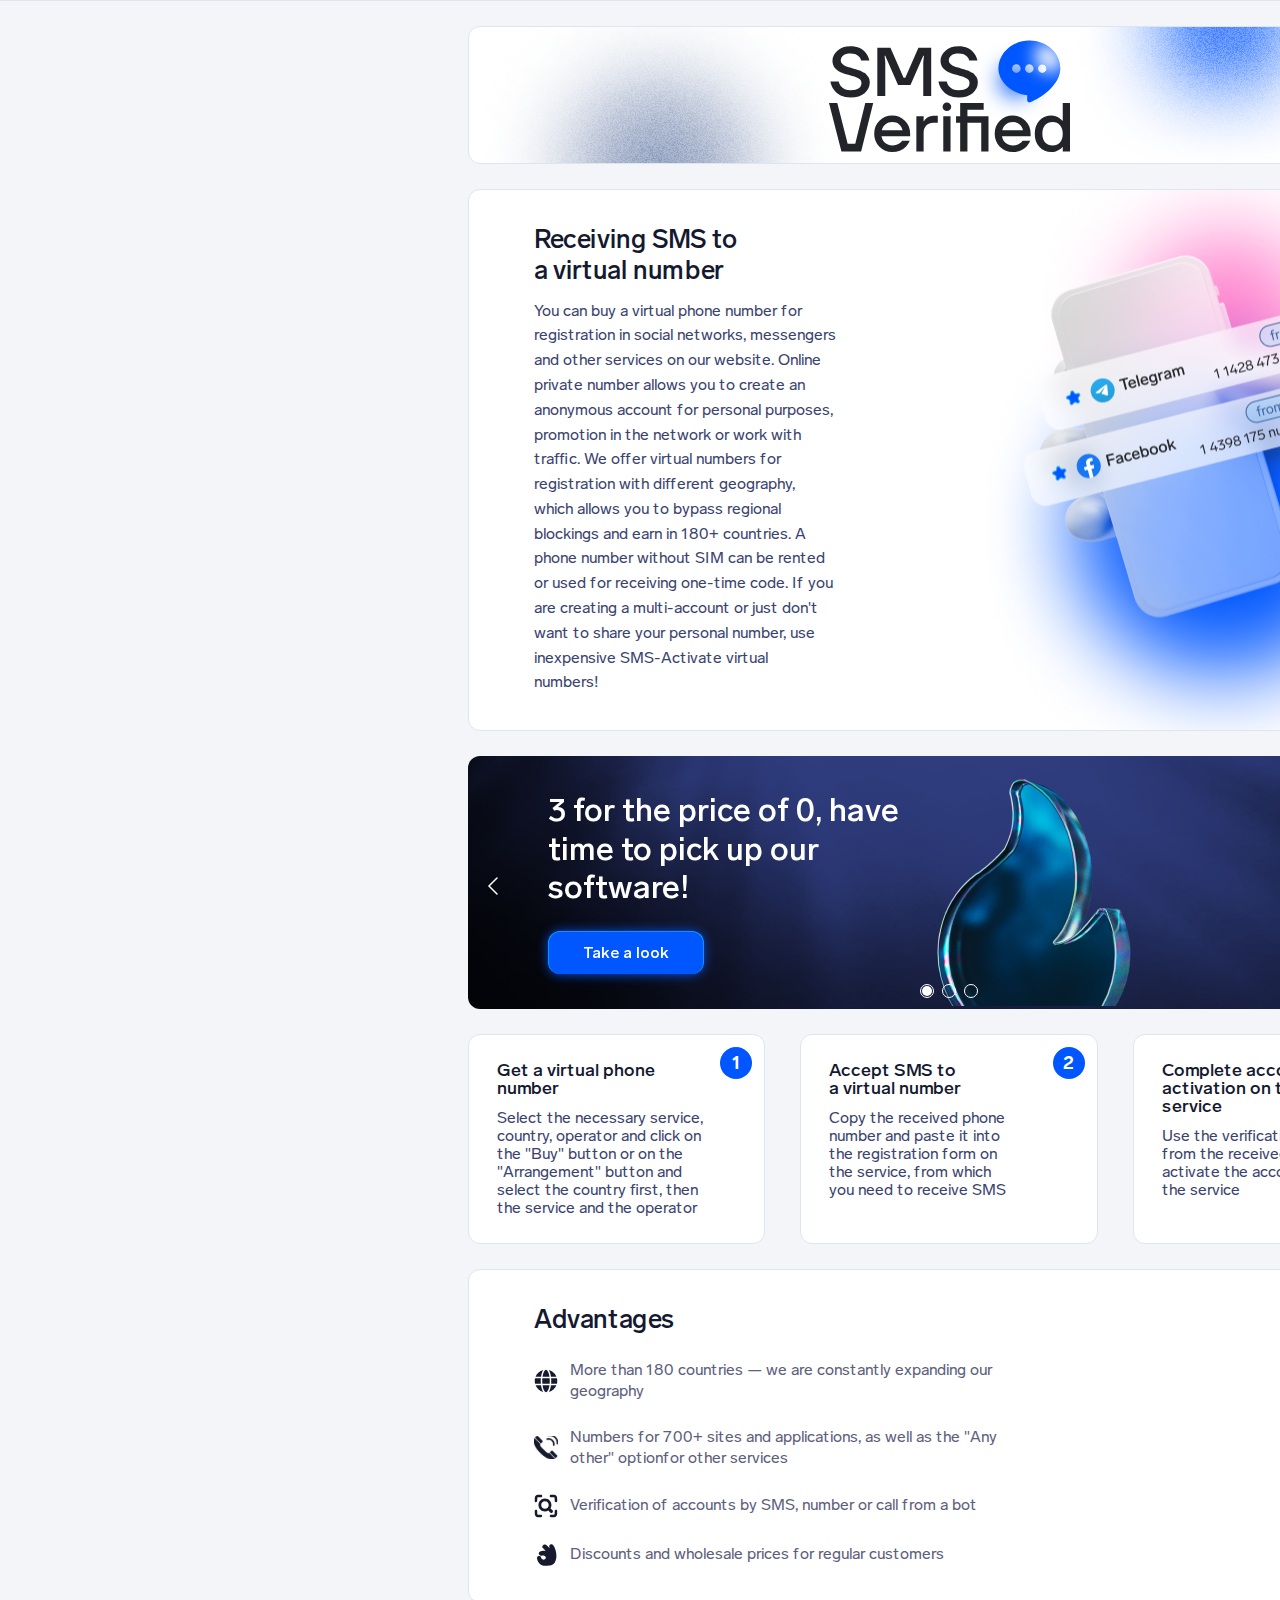
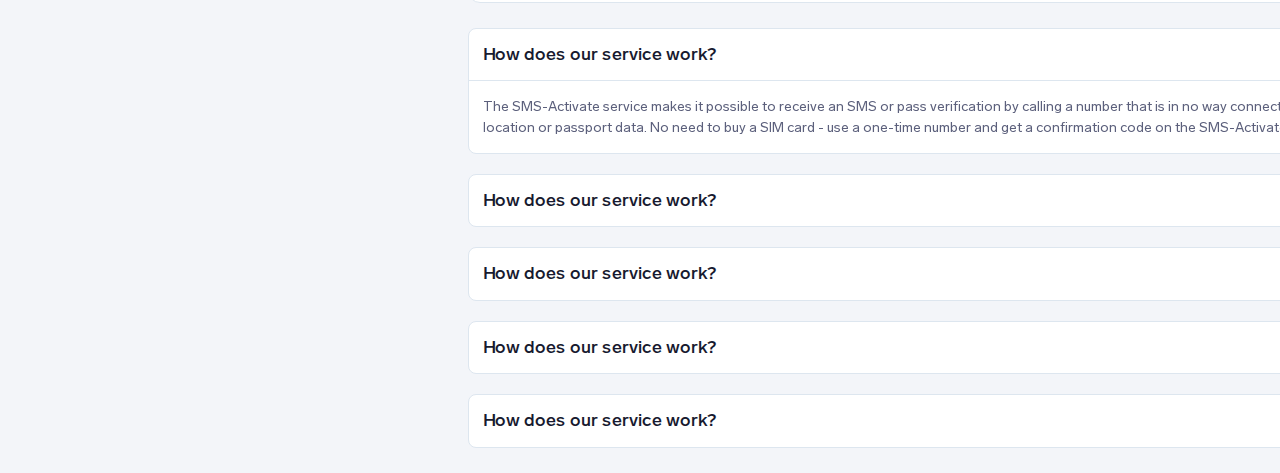
<file: index.html>
<!DOCTYPE html>
<html lang="en">
  <head>
    <meta charset="UTF-8" />
    <meta name="viewport" content="width=device-width, initial-scale=1.0" />
    <link rel="stylesheet" href="./assets/css/reset.css" />
    <link rel="stylesheet" href="/assets/css/swiper-bundle.min.css" />
    <link rel="stylesheet" href="./assets/css/style.css" />
    <link rel="apple-touch-icon" sizes="180x180" href="/apple-touch-icon.png" />
    <link rel="icon" type="image/png" sizes="32x32" href="/favicon-32x32.png" />
    <link rel="icon" type="image/png" sizes="16x16" href="/favicon-16x16.png" />
    <link rel="manifest" href="/site.webmanifest" />
    <link rel="mask-icon" href="/safari-pinned-tab.svg" color="#5bbad5" />
    <meta name="msapplication-TileColor" content="#da532c" />
    <meta name="theme-color" content="#ffffff" />
    <link rel="shortcut icon" href="favicon.ico" type="image/x-icon" />
    <title>SMS Verified</title>
    <script
      src="https://cdnjs.cloudflare.com/ajax/libs/jquery/3.7.1/jquery.min.js"
      integrity="sha512-v2CJ7UaYy4JwqLDIrZUI/4hqeoQieOmAZNXBeQyjo21dadnwR+8ZaIJVT8EE2iyI61OV8e6M8PP2/4hpQINQ/g=="
      crossorigin="anonymous"
      referrerpolicy="no-referrer"
    ></script>
    <script src="./assets/js/load.js"></script>
  </head>
  <body>
    <header class="header" id="header"></header>
    <div class="banner mobile">
      <img class="banner-logo" src="./assets/images/logo.svg" alt="" />
    </div>
    <main class="main">
      <div class="container">
        <div class="main-content">
          <aside class="sidebar" id="sidebar"></aside>
          <section class="content">
            <div class="banner">
              <img class="banner-logo" src="./assets/images/logo.svg" alt="" />
            </div>
            <article class="article white" id="info">
              <div class="article-content">
                <h2 class="title black">
                  Receiving SMS to <br />
                  a virtual number
                </h2>
                <p class="paragraph">
                  You can buy a virtual phone number for registration in social
                  networks, messengers and other services on our website. Online
                  private number allows you to create an anonymous account for
                  personal purposes, promotion in the network or work with
                  traffic. We offer virtual numbers for registration with
                  different geography, which allows you to bypass regional
                  blockings and earn in 180+ countries. A phone number without
                  SIM can be rented or used for receiving one-time code. If you
                  are creating a multi-account or just don't want to share your
                  personal number, use inexpensive SMS-Activate virtual numbers!
                </p>
              </div>
              <img class="info-image" src="./assets/images/phone.png" alt="" />
            </article>
            <article>
              <div class="swiper mySwiper">
                <div class="swiper-wrapper">
                  <div class="swiper-slide">
                    <article class="article blue blue-bg" id="socials">
                      <div class="text">
                        <h1 class="title">
                          3 for the price of 0, have time to pick up our
                          software!
                        </h1>
                        <a href="#" class="btn demo-accent">Take a look</a>
                      </div>
                      <div class="fire">
                        <img src="./assets/images/fire.png" alt="" />
                      </div>
                      <div class="socials">
                        <a href="#" class="item">
                          <img
                            src="./assets/images/services/telegram.svg"
                            alt=""
                          />
                        </a>
                        <a href="#" class="item">
                          <img
                            src="./assets/images/services/whatsapp.svg"
                            alt=""
                          />
                        </a>
                        <a href="#" class="item">
                          <img
                            src="./assets/images/services/google-white_bg.svg"
                            alt=""
                          />
                        </a>
                      </div>
                    </article>
                  </div>
                  <div class="swiper-slide">Slide 2</div>
                  <div class="swiper-slide">Slide 3</div>
                </div>
                <div class="swiper-button-next"></div>
                <div class="swiper-button-prev"></div>
                <div class="swiper-pagination"></div>
                <!-- <div class="autoplay-progress">
                  <svg viewBox="0 0 48 48">
                    <circle cx="24" cy="24" r="20"></circle>
                  </svg>
                  <span></span>
                </div> -->
              </div>
            </article>

            <article id="grid3">
              <div class="item item1">
                <div class="num">1</div>
                <div class="text">
                  <h3 class="title black">Get a virtual phone number</h3>
                  <p class="paragraph">
                    Select the necessary service, country, operator and click on
                    the "Buy" button or on the "Arrangement" button and select
                    the country first, then the service and the operator
                  </p>
                </div>
              </div>
              <div class="item item2">
                <div class="num">2</div>
                <div class="text">
                  <h3 class="title black">Accept SMS to a virtual number</h3>
                  <p class="paragraph">
                    Copy the received phone number and paste it into the
                    registration form on the service, from which you need to
                    receive SMS
                  </p>
                </div>
              </div>
              <div class="item item3">
                <div class="num">3</div>
                <div class="text">
                  <h3 class="title black">
                    Complete account activation on the service
                  </h3>
                  <p class="paragraph">
                    Use the verification code from the received SMS to activate
                    the account on the service
                  </p>
                </div>
              </div>
            </article>

            <article class="article white" id="advantages">
              <h2 class="title black">Advantages</h2>
              <ul class="advantages-list">
                <li class="list-item">
                  <img
                    class="list-icon"
                    src="./assets/images/icons/adv-1.svg"
                    alt=""
                  />
                  <p class="paragraph">
                    More than 180 countries — we are constantly expanding our
                    geography
                  </p>
                </li>
                <li class="list-item">
                  <img
                    class="list-icon"
                    src="./assets/images/icons/adv-2.svg"
                    alt=""
                  />
                  <p class="paragraph">
                    Numbers for 700+ sites and applications, as well as the "Any
                    other" optionfor other services
                  </p>
                </li>
                <li class="list-item">
                  <img
                    class="list-icon"
                    src="./assets/images/icons/adv-3.svg"
                    alt=""
                  />
                  <p class="paragraph">
                    Verification of accounts by SMS, number or call from a bot
                  </p>
                </li>
                <li class="list-item">
                  <img
                    class="list-icon"
                    src="./assets/images/icons/adv-4.svg"
                    alt=""
                  />
                  <p class="paragraph">
                    Discounts and wholesale prices for regular customers
                  </p>
                </li>
              </ul>
            </article>
            <article id="faq">
              <div class="accordion">
                <div class="accordion-item">
                  <button id="accordion-button-1" aria-expanded="true">
                    <div class="accordion-start">
                      <span class="accordion-title">
                        How does our service work?
                      </span>
                    </div>
                    <img
                      class="icon"
                      src="/assets/images/faqarrow-false.svg"
                      alt=""
                    />
                    <img
                      class="icon active"
                      src="/assets/images/faqarrow.svg"
                      alt=""
                    />
                  </button>
                  <div class="accordion-content">
                    <p>
                      The SMS-Activate service makes it possible to receive an
                      SMS or pass verification by calling a number that is in no
                      way connected with you, your location or passport data. No
                      need to buy a SIM card - use a one-time number and get a
                      confirmation code on the SMS-Activate website.
                    </p>
                  </div>
                </div>
                <div class="accordion-item">
                  <button id="accordion-button-1" aria-expanded="false">
                    <div class="accordion-start">
                      <span class="accordion-title">
                        How does our service work?
                      </span>
                    </div>
                    <img
                      class="icon"
                      src="/assets/images/faqarrow-false.svg"
                      alt=""
                    />
                    <img
                      class="icon active"
                      src="/assets/images/faqarrow.svg"
                      alt=""
                    />
                  </button>
                  <div class="accordion-content">
                    <p>
                      The SMS-Activate service makes it possible to receive an
                      SMS or pass verification by calling a number that is in no
                      way connected with you, your location or passport data. No
                      need to buy a SIM card - use a one-time number and get a
                      confirmation code on the SMS-Activate website.
                    </p>
                  </div>
                </div>
                <div class="accordion-item">
                  <button id="accordion-button-1" aria-expanded="false">
                    <div class="accordion-start">
                      <span class="accordion-title">
                        How does our service work?
                      </span>
                    </div>
                    <img
                      class="icon"
                      src="/assets/images/faqarrow-false.svg"
                      alt=""
                    />
                    <img
                      class="icon active"
                      src="/assets/images/faqarrow.svg"
                      alt=""
                    />
                  </button>
                  <div class="accordion-content">
                    <p>
                      The SMS-Activate service makes it possible to receive an
                      SMS or pass verification by calling a number that is in no
                      way connected with you, your location or passport data. No
                      need to buy a SIM card - use a one-time number and get a
                      confirmation code on the SMS-Activate website.
                    </p>
                  </div>
                </div>
                <div class="accordion-item">
                  <button id="accordion-button-1" aria-expanded="false">
                    <div class="accordion-start">
                      <span class="accordion-title">
                        How does our service work?
                      </span>
                    </div>
                    <img
                      class="icon"
                      src="/assets/images/faqarrow-false.svg"
                      alt=""
                    />
                    <img
                      class="icon active"
                      src="/assets/images/faqarrow.svg"
                      alt=""
                    />
                  </button>
                  <div class="accordion-content">
                    <p>
                      The SMS-Activate service makes it possible to receive an
                      SMS or pass verification by calling a number that is in no
                      way connected with you, your location or passport data. No
                      need to buy a SIM card - use a one-time number and get a
                      confirmation code on the SMS-Activate website.
                    </p>
                  </div>
                </div>
                <div class="accordion-item">
                  <button id="accordion-button-1" aria-expanded="false">
                    <div class="accordion-start">
                      <span class="accordion-title">
                        How does our service work?
                      </span>
                    </div>
                    <img
                      class="icon"
                      src="/assets/images/faqarrow-false.svg"
                      alt=""
                    />
                    <img
                      class="icon active"
                      src="/assets/images/faqarrow.svg"
                      alt=""
                    />
                  </button>
                  <div class="accordion-content">
                    <p>
                      The SMS-Activate service makes it possible to receive an
                      SMS or pass verification by calling a number that is in no
                      way connected with you, your location or passport data. No
                      need to buy a SIM card - use a one-time number and get a
                      confirmation code on the SMS-Activate website.
                    </p>
                  </div>
                </div>
              </div>
            </article>
          </section>
        </div>
      </div>
    </main>

    <footer class="footer" id="footer"></footer>

    <script src="./assets/js/accordion.js"></script>
    <script src="/assets/js/swiper-bundle.min.js"></script>
    <script>
      const progressCircle = document.querySelector(".autoplay-progress svg");
      const progressContent = document.querySelector(".autoplay-progress span");

      var swiper = new Swiper(".mySwiper", {
        spaceBetween: 30,
        loop: true,
        autoplay: {
          delay: 9000,
          disableOnInteraction: false,
        },
        pagination: {
          el: ".swiper-pagination",
          clickable: true,
        },
        navigation: {
          nextEl: ".swiper-button-next",
          prevEl: ".swiper-button-prev",
        },
        // on: {
        //   autoplayTimeLeft(s, time, progress) {
        //     progressCircle.style.setProperty("--progress", 1 - progress);
        //     progressContent.textContent = `${Math.ceil(time / 1000)}s`;
        //   },
        // },
        // Это короче визуальный таймер. Хз нужен он нет, можешь его спросить если хочешь. Посмотри как это выглядит:
        // https://codesandbox.io/p/sandbox/kd5g73?file=/index.html
      });
    </script>
    <script>
      function updateContentWidth() {
        var containerWidth = $(".container").width();
        var sidebarWidth = $(".sidebar").width();
        var newContentWidth = containerWidth - sidebarWidth - 26;

        if ($(window).width() < 720) {
          $(".content").css("max-width", "100%");
        } else {
          $(".content").css("max-width", newContentWidth + "px");
        }
      }

      $(document).ready(function () {
        updateContentWidth();
      });

      $(window).resize(function () {
        updateContentWidth();
      });
    </script>
  </body>
</html>
</file>
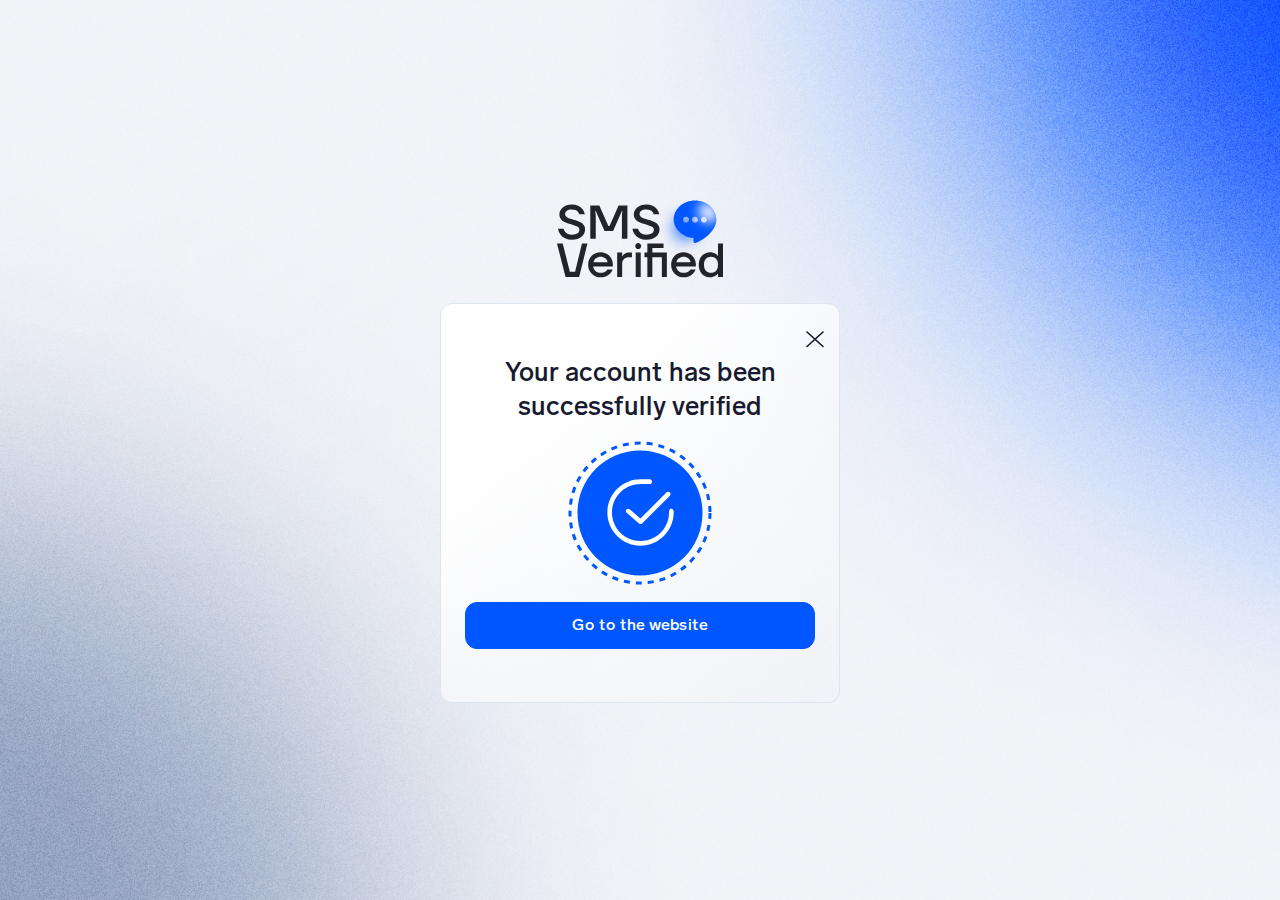
<file: account-verified.html>
<!DOCTYPE html>
<html lang="en">
  <head>
    <meta charset="UTF-8" />
    <meta name="viewport" content="width=device-width, initial-scale=1.0" />
    <link rel="stylesheet" href="./assets/css/reset.css" />
    <link rel="stylesheet" href="./assets/css/style.css" />
    <title>SMS Verified — Error</title>
  </head>
  <body class="sign h100 center">
    <section class="signup">
      <div class="container">
        <div class="sign-content flex-column">
          <div class="sign-logo flex-center">
            <img src="./assets/images/logo.svg" alt="" />
          </div>
          <div class="sign-block" style="height: 400px">
            <h1 class="title">
              Your account has been successfully verified
            </h1>
            <img src="./assets/images/icons/success-big.svg" style="user-select: none; pointer-events: none;" alt="">
            <a class="close-sign" href="index.html"
              ><img src="./assets/images/close.svg" alt=""
            /></a>
            <a href="index.html" class="btn accent w100 form-button" style="padding: 12px;">Go to the website</a>
          </div>
        </div>
      </div>
    </section>
    <script
      src="https://cdnjs.cloudflare.com/ajax/libs/jquery/3.7.1/jquery.min.js"
      integrity="sha512-v2CJ7UaYy4JwqLDIrZUI/4hqeoQieOmAZNXBeQyjo21dadnwR+8ZaIJVT8EE2iyI61OV8e6M8PP2/4hpQINQ/g=="
      crossorigin="anonymous"
      referrerpolicy="no-referrer"
    ></script>
    <script src="./assets/js/login-script.js"></script>
  </body>
</html>
</file>
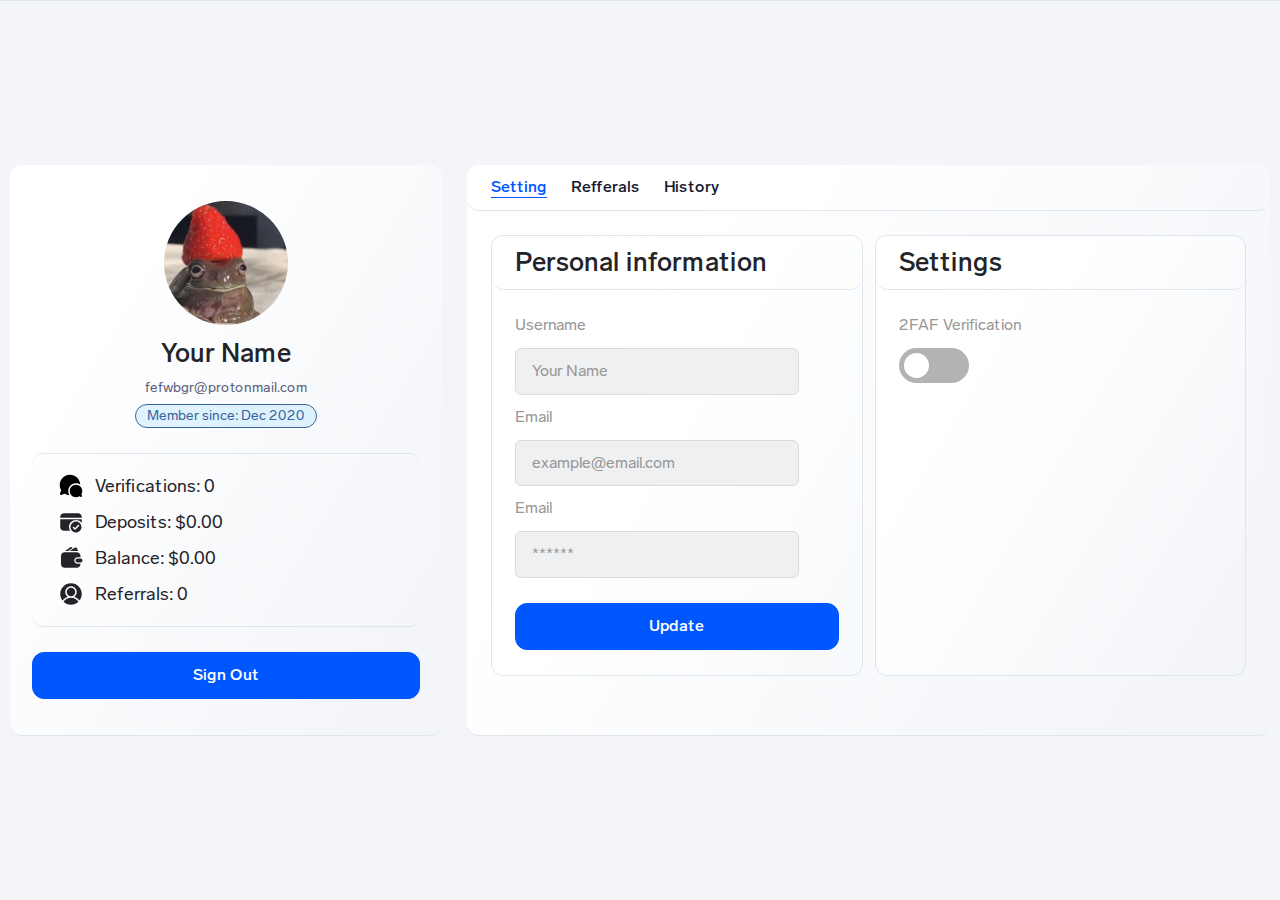
<file: account.html>
<!DOCTYPE html>
<html lang="en">
  <head>
    <meta charset="UTF-8" />
    <meta name="viewport" content="width=device-width, initial-scale=1.0" />
    <link rel="stylesheet" href="./assets/css/reset.css" />
    <link rel="stylesheet" href="./assets/css/style.css" />
    <title>SMS Verified</title>
    <script
      src="https://cdnjs.cloudflare.com/ajax/libs/jquery/3.7.1/jquery.min.js"
      integrity="sha512-v2CJ7UaYy4JwqLDIrZUI/4hqeoQieOmAZNXBeQyjo21dadnwR+8ZaIJVT8EE2iyI61OV8e6M8PP2/4hpQINQ/g=="
      crossorigin="anonymous"
      referrerpolicy="no-referrer"
    ></script>
    <script src="./assets/js/load.js"></script>
  </head>
  <body class="account h100">
    <header class="header" id="header"></header>
    <main class="main">
      <div class="container">
        <div class="account-content">
          <aside class="profile">
            <div class="profile-info">
              <div class="profile-logo flex-center">
                <img src="./assets/images/profile-placeholder.jpg" alt="" />
                <!-- <img src="./assets/images/avatar.png" alt="Avatar" /> -->
              </div>
              <div class="profile-name">Your Name</div>
              <div class="profile-mail">fefwbgr@protonmail.com</div>
              <span class="badge">Member since: Dec 2020</span>
            </div>
            <div class="profile-stats">
              <ul class="stats-list">
                <li class="list-item">
                  <img
                    src="./assets/images/icons/profile-verifications.svg"
                    alt=""
                  />
                  <p>Verifications: <span>0</span></p>
                </li>
                <li class="list-item">
                  <img
                    src="./assets/images/icons/profile-deposits.svg"
                    alt=""
                  />
                  <p>Deposits: <span>$0.00</span></p>
                </li>
                <li class="list-item">
                  <img src="./assets/images/icons/profile-balance.svg" alt="" />
                  <p>Balance: <span>$0.00</span></p>
                </li>
                <li class="list-item">
                  <img
                    src="./assets/images/icons/profile-referrals.svg"
                    alt=""
                  />
                  <p>Referrals: <span>0</span></p>
                </li>
              </ul>
            </div>
            <div class="profile-button">
              <button class="btn accent">Sign Out</button>
            </div>
          </aside>
          <section class="account-section">
            <div class="tabs">
              <div class="tabs__header">
                <div class="tabs__header-item active">Setting</div>
                <div class="tabs__header-item">Refferals</div>
                <div class="tabs__header-item">History</div>
              </div>
              <div class="tabs__content">
                <div class="tabs__content-item settings">
                  <div class="profile-block">
                    <div class="title">Personal information</div>
                    <div class="content">
                      <div class="form-group">
                        <label for="editUsername">Username</label>
                        <input
                          type="text"
                          class="form-control"
                          id="editUsername"
                          placeholder="Your Name"
                        />
                      </div>
                      <div class="form-group">
                        <label for="editEmail">Email</label>
                        <input
                          type="email"
                          class="form-control"
                          id="editEmail"
                          aria-describedby="emailHelp"
                          placeholder="example@email.com"
                        />
                      </div>
                      <div class="form-group">
                        <label for="editPassword">Email</label>
                        <input
                          type="text"
                          class="form-control"
                          id="editPassword"
                          placeholder="******"
                        />
                      </div>
                      <div class="profile-button" style="margin-top: 25px">
                        <button class="btn accent">Update</button>
                      </div>
                    </div>
                  </div>
                  <div class="profile-block">
                    <div class="title">Settings</div>
                    <div class="content">
                      <div class="form-group">
                        <label>2FAF Verification</label>
                        <input
                          class="switch"
                          type="checkbox"
                          id="switch"
                          name="2fa_state"
                        />
                        <label class="switch-label" for="switch">Toggle</label>
                      </div>
                    </div>
                  </div>
                </div>
                <div class="tabs__content-item refferals">
                  <div class="profile-block information">
                    <div class="title">Referral Link</div>
                    <div class="content small">
                      <div class="form-group">
                        <label for="referralCode"
                          >Make sure the people that you refer uses your
                          personal link to sign up:</label
                        >
                        <div class="refferal-wrapper">
                          <input
                            type="text"
                            class="form-control"
                            id="referralCode"
                            placeholder="Your Refferals code"
                            value="134ffrggtg43436b134ffrggtg43436b134ffrggtg43436b134ffrggtg43436b134ffrggtg43436b"
                            readonly
                          />
                          <button
                            class="clear clipboard"
                            data-clipboard-target="#referralCode"
                          >
                            <img
                              class="clipboard-img"
                              src="./assets/images/clipboard.svg"
                              alt=""
                            />
                          </button>
                        </div>
                      </div>
                    </div>
                  </div>
                  <div class="profile-block statistics">
                    <div class="title">
                      <span>Statistics</span>
                      <!-- Переключатель "страниц". Всё что нужно для смены цвета - выдавать/забирать класс active у кнопки -->
                      <div class="switchpage-container">
                        <button class="left"></button>
                        <button class="right active"></button>
                      </div>
                    </div>
                    <div class="content small">
                      <div class="statistics-headline">
                        <span>Username</span>
                        <span>Total Profit</span>
                        <span>Date</span>
                      </div>
                      <div class="statistics-line">
                        <span>Camil</span>
                        <span>100$</span>
                        <span>24.12.2024</span>
                      </div>
                      <div class="statistics-line">
                        <span>Camil</span>
                        <span>100$</span>
                        <span>24.12.2024</span>
                      </div>
                      <div class="statistics-line">
                        <span>Alfer</span>
                        <span>100$</span>
                        <span>24.12.2024</span>
                      </div>
                      <div class="statistics-line">
                        <span>Alfer</span>
                        <span>100$</span>
                        <span>24.12.2024</span>
                      </div>
                      <div class="statistics-line">
                        <span>Nilson</span>
                        <span>100$</span>
                        <span>24.12.2024</span>
                      </div>
                      <div class="statistics-line">
                        <span>Nilson</span>
                        <span>100$</span>
                        <span>24.12.2024</span>
                      </div>
                    </div>
                  </div>
                  <div class="profile-block ref-statistics">
                    <div class="title" style="border-bottom: none">
                      Referral statistics
                    </div>
                    <div class="content small">
                      <div class="ref-block profit">
                        <div class="title">Your balance from referrals</div>
                        <div class="ref-block_info">
                          <img
                            src="./assets/images/icons/profile-balance.svg"
                            alt=""
                          />
                          <span>12.000$</span>
                        </div>
                      </div>
                      <div class="ref-block ref-count">
                        <div class="title">Number of referrals</div>
                        <div class="ref-block_info">
                          <img
                            src="./assets/images/icons/profile-referrals.svg"
                            alt=""
                          />
                          <span>12 human</span>
                        </div>
                      </div>
                    </div>
                  </div>
                </div>
                <div class="tabs__content-item verifications">
                  <div class="profile-block">
                    <div class="title">
                      <span>History</span>
                      <div class="search-input_container">
                        <label class="search-input_label">
                          <img
                            class="search-input_icon"
                            src="./assets/images/icons/search.svg"
                            alt=""
                          />
                          <input
                            type="text"
                            class="search-input"
                            placeholder="Search"
                          />
                        </label>
                      </div>
                      <!-- Переключатель "страниц". Всё что нужно для смены цвета - выдавать/забирать класс active у кнопки -->
                      <div class="switchpage-container">
                        <button class="left"></button>
                        <button class="right active"></button>
                      </div>
                    </div>
                    <div class="content small">
                      <div class="activities-history_head">
                        <span>Country</span>
                        <span>Service</span>
                        <span>Number</span>
                        <span>Show</span>
                        <span>Price</span>
                        <span>Date</span>
                        <span>Action</span>
                      </div>
                      <div class="activities-history">
                        <span>USA</span>
                        <span>Signal</span>
                        <span>+14214214214</span>
                        <a href="order.html" class="btn accent">Show</a>
                        <span>$2</span>
                        <span>10/03/2023</span>
                        <button disabled class="btn accent">Re-USE</button>
                      </div>
                      <div class="activities-history">
                        <span>USA</span>
                        <span>Signal</span>
                        <span>+14214214214</span>
                        <a href="order.html" class="btn accent">Show</a>
                        <span>$2</span>
                        <span>10/03/2023</span>
                        <button class="btn accent">Re-USE</button>
                      </div>
                      <div class="activities-history">
                        <span>USA</span>
                        <span>Signal</span>
                        <span>+14214214214</span>
                        <a href="order.html" class="btn accent">Show</a>
                        <span>$2</span>
                        <span>10/03/2023</span>
                        <button class="btn accent">Re-USE</button>
                      </div>
                      <div class="activities-history">
                        <span>USA</span>
                        <span>Signal</span>
                        <span>+14214214214</span>
                        <a href="order.html" class="btn accent">Show</a>
                        <span>$2</span>
                        <span>10/03/2023</span>
                        <button class="btn accent">Re-USE</button>
                      </div>
                      <div class="activities-history">
                        <span>USA</span>
                        <span>Signal</span>
                        <span>+14214214214</span>
                        <a href="order.html" class="btn accent">Show</a>
                        <span>$2</span>
                        <span>10/03/2023</span>
                        <button class="btn accent">Re-USE</button>
                      </div>
                      <div class="activities-history">
                        <span>USA</span>
                        <span>Signal</span>
                        <span>+14214214214</span>
                        <a href="order.html" class="btn accent">Show</a>
                        <span>$2</span>
                        <span>10/03/2023</span>
                        <button class="btn accent">Re-USE</button>
                      </div>
                      <div class="activities-history">
                        <span>USA</span>
                        <span>Signal</span>
                        <span>+14214214214</span>
                        <a href="order.html" class="btn accent">Show</a>
                        <span>$2</span>
                        <span>10/03/2023</span>
                        <button class="btn accent">Re-USE</button>
                      </div>
                    </div>
                  </div>
                </div>
              </div>
            </div>
          </section>
        </div>
      </div>
    </main>
    <footer class="footer" id="footer"></footer>
    <script src="./assets/js/tabs.js"></script>
    <script>
      tabs(
        ".tabs__header",
        ".tabs__header-item",
        ".tabs__content-item",
        "active"
      );
    </script>
    <script src="./assets/js/clipboard.min.js"></script>
    <script src="./assets/js/clipboard-tooltip.js"></script>
    <script>
      var clipboard = new ClipboardJS(".clipboard");

      clipboard.on("success", function (e) {
        showTooltip(e.trigger, "Copied!");
      });
    </script>
  </body>
</html>
</file>
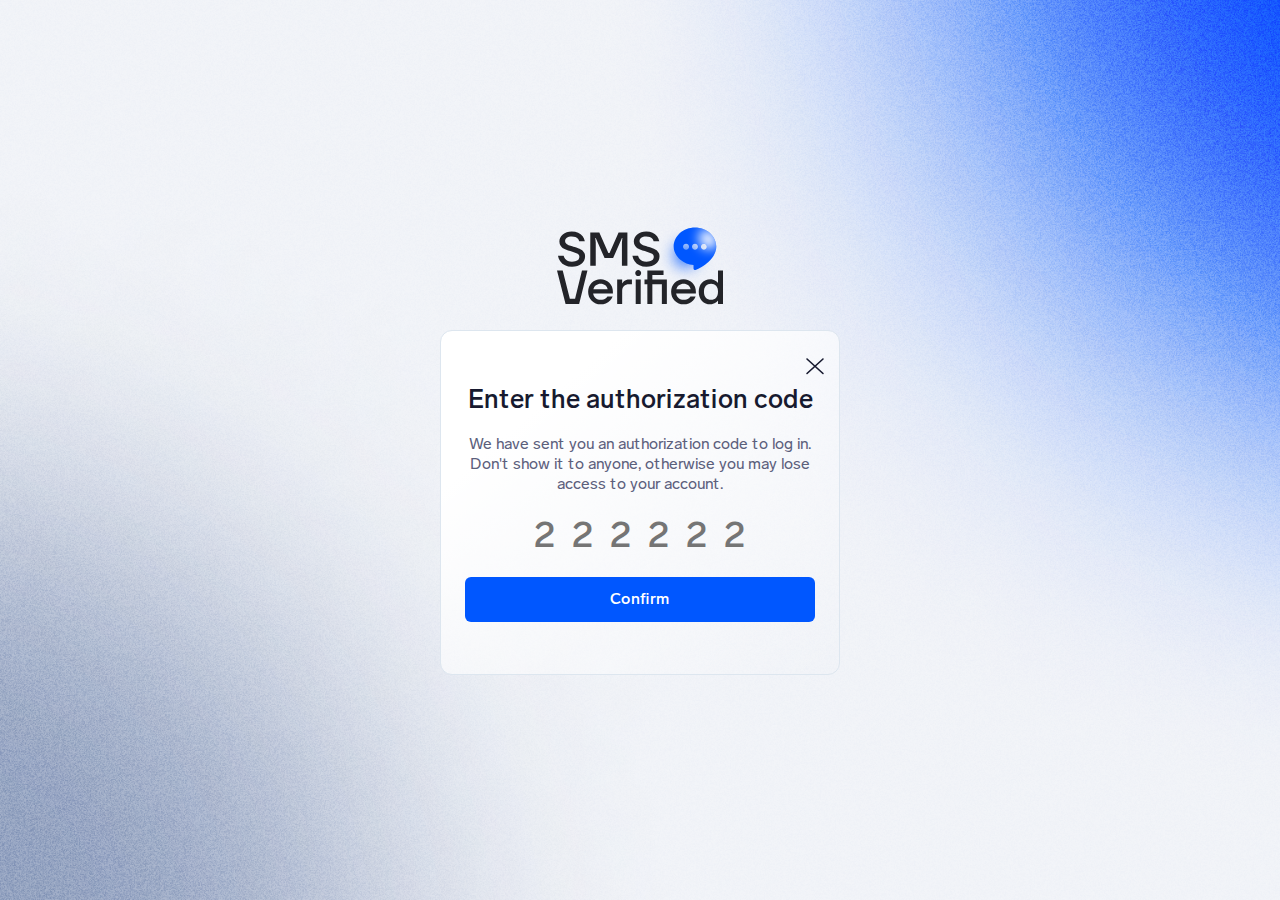
<file: auth.html>
<!DOCTYPE html>
<html lang="en">
  <head>
    <meta charset="UTF-8" />
    <meta name="viewport" content="width=device-width, initial-scale=1.0" />
    <link rel="stylesheet" href="/assets/css/reset.css" />
    <link rel="stylesheet" href="/assets/css/style.css" />
    <title>SMS Verified — Authentication</title>
  </head>
  <body class="sign h100 center">
    <section class="auth">
      <div class="container">
        <div class="sign-content flex-column">
          <div class="sign-logo flex-center">
            <img src="./assets/images/logo.svg" alt="" />
          </div>
          <div class="sign-block">
            <form action="#" class="form">
              <h1 class="title">Enter the authorization code</h1>
              <p class="text">
                We have sent you an authorization code to log in. Don't show it
                to anyone, otherwise you may lose access to your account.
              </p>
              <input
                type="number"
                class="auth-code"
                minlength="6"
                maxlength="6"
                placeholder="222222"
                required
                name="code"
                autocomplete="off"
                title="Please, enter code correctly"
                pattern="\d{4,4}"
                min="100000"
              />
              <input type="submit" value="Confirm" class="form-button w100" />
            </form>
            <a class="close-sign" href="index.html"
              ><img src="./assets/images/close.svg" alt=""
            /></a>
          </div>
        </div>
      </div>
    </section>
    <script
      src="https://cdnjs.cloudflare.com/ajax/libs/jquery/3.7.1/jquery.min.js"
      integrity="sha512-v2CJ7UaYy4JwqLDIrZUI/4hqeoQieOmAZNXBeQyjo21dadnwR+8ZaIJVT8EE2iyI61OV8e6M8PP2/4hpQINQ/g=="
      crossorigin="anonymous"
      referrerpolicy="no-referrer"
    ></script>
    <script>
      $("body").on("input", ".auth-code", function () {
        this.value = this.value.replace(/[^0-9]/g, "");
        if (this.value.length > this.maxLength) {
          this.value = this.value.slice(0, this.maxLength);
        }
      });
    </script>
  </body>
</html>
</file>
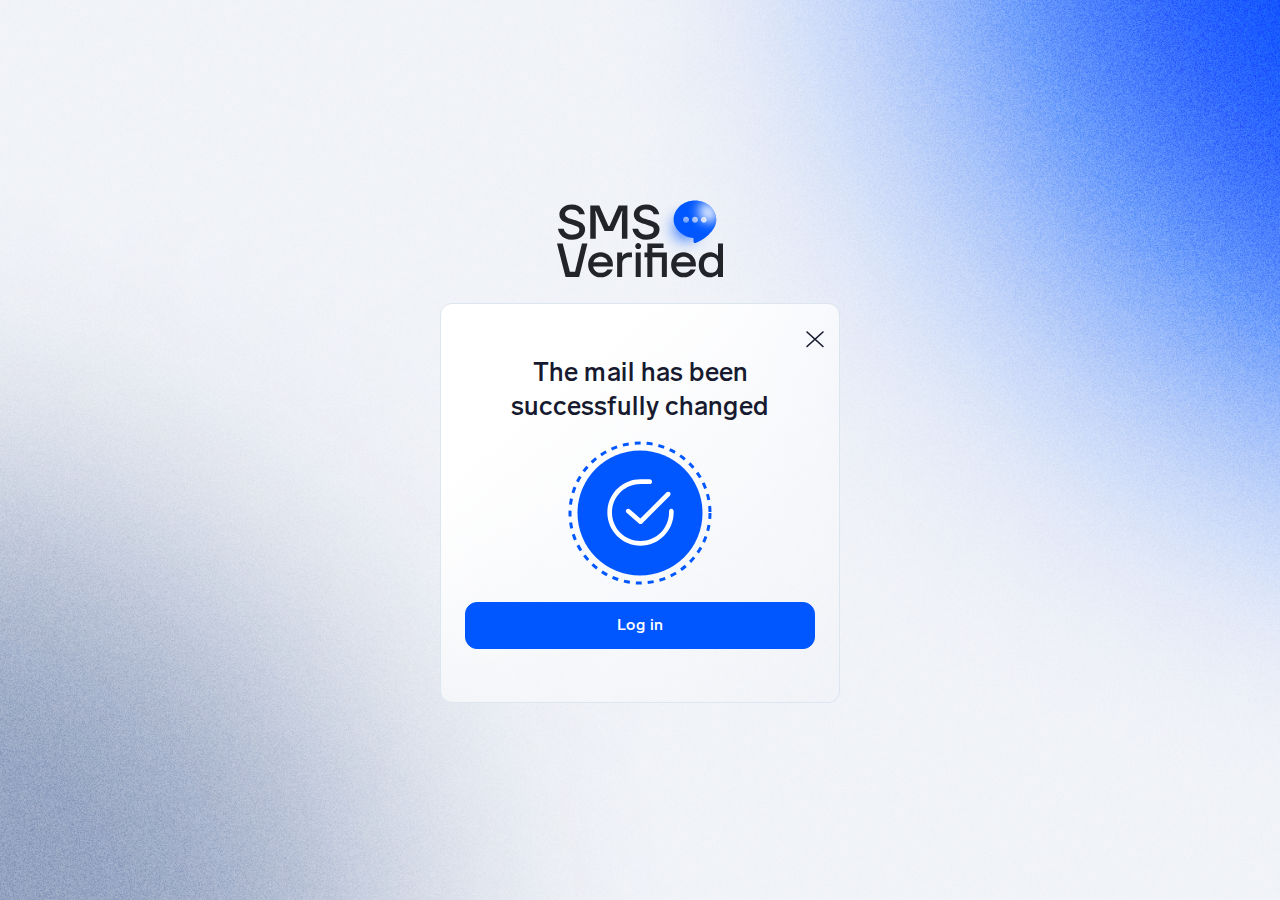
<file: mail-changed.html>
<!DOCTYPE html>
<html lang="en">
  <head>
    <meta charset="UTF-8" />
    <meta name="viewport" content="width=device-width, initial-scale=1.0" />
    <link rel="stylesheet" href="./assets/css/reset.css" />
    <link rel="stylesheet" href="./assets/css/style.css" />
    <title>SMS Verified — Error</title>
  </head>
  <body class="sign h100 center">
    <section class="signup">
      <div class="container">
        <div class="sign-content flex-column">
          <div class="sign-logo flex-center">
            <img src="./assets/images/logo.svg" alt="" />
          </div>
          <div class="sign-block" style="height: 400px">
            <h1 class="title">
              The mail has been <br> successfully changed
            </h1>
            <img src="./assets/images/icons/success-big.svg" style="user-select: none; pointer-events: none;" alt="">
            <a class="close-sign" href="index.html"
              ><img src="./assets/images/close.svg" alt=""
            /></a>
            <a href="/sign-in.html" class="btn accent w100 form-button" style="padding: 12px;">Log in</a>
          </div>
        </div>
      </div>
    </section>
    <script
      src="https://cdnjs.cloudflare.com/ajax/libs/jquery/3.7.1/jquery.min.js"
      integrity="sha512-v2CJ7UaYy4JwqLDIrZUI/4hqeoQieOmAZNXBeQyjo21dadnwR+8ZaIJVT8EE2iyI61OV8e6M8PP2/4hpQINQ/g=="
      crossorigin="anonymous"
      referrerpolicy="no-referrer"
    ></script>
    <script src="./assets/js/login-script.js"></script>
  </body>
</html>
</file>
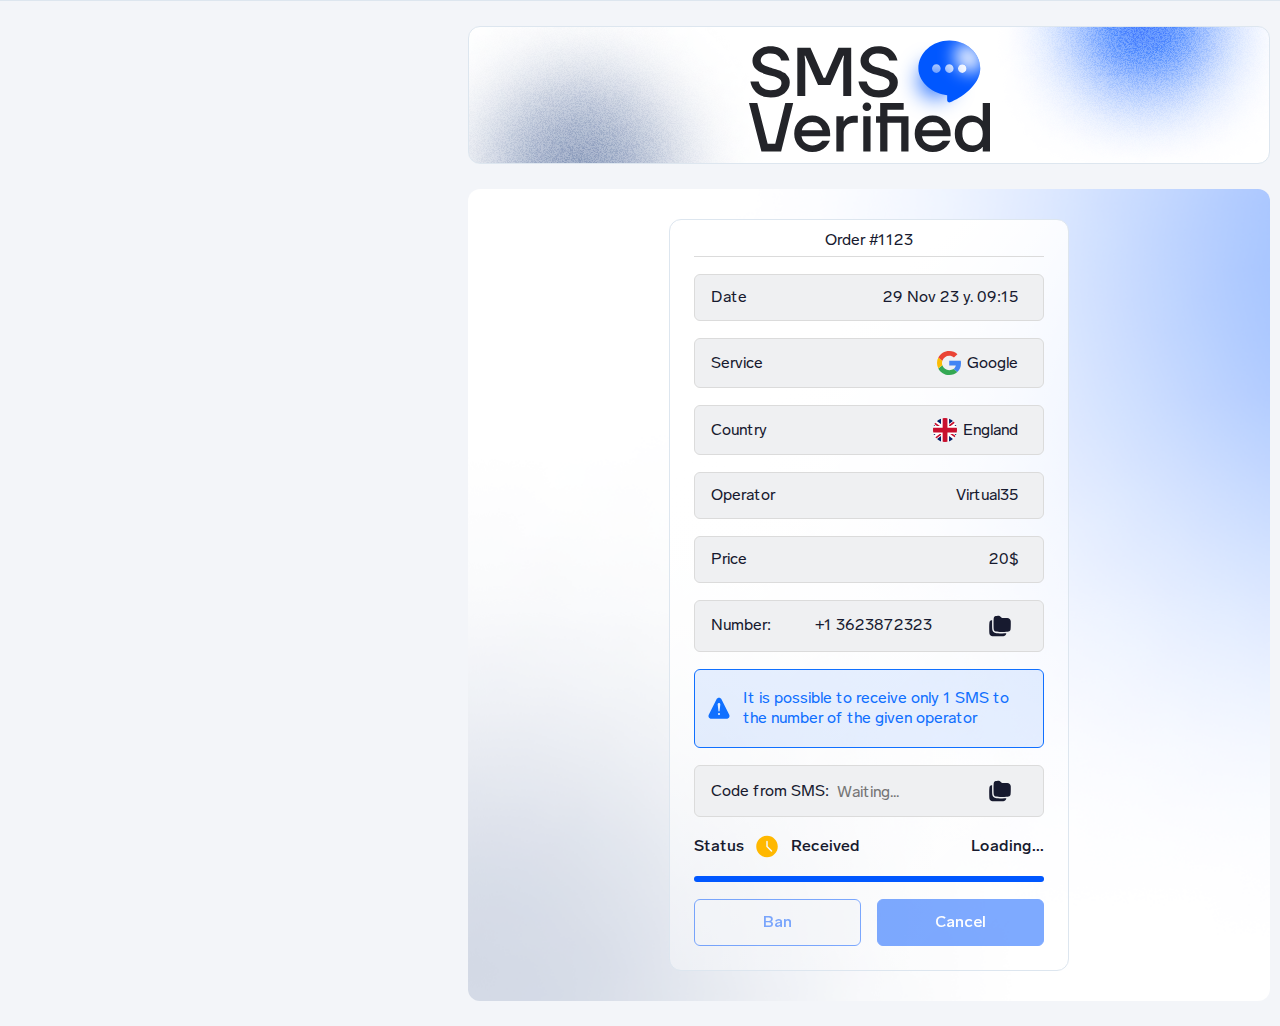
<file: order.html>
<!DOCTYPE html>
<html lang="en">
  <head>
    <meta charset="UTF-8" />
    <meta name="viewport" content="width=device-width, initial-scale=1.0" />
    <link rel="stylesheet" href="./assets/css/reset.css" />
    <link rel="stylesheet" href="./assets/css/style.css" />
    <title>SMS Verified</title>
    <script
      src="https://cdnjs.cloudflare.com/ajax/libs/jquery/3.7.1/jquery.min.js"
      integrity="sha512-v2CJ7UaYy4JwqLDIrZUI/4hqeoQieOmAZNXBeQyjo21dadnwR+8ZaIJVT8EE2iyI61OV8e6M8PP2/4hpQINQ/g=="
      crossorigin="anonymous"
      referrerpolicy="no-referrer"
    ></script>
    <script src="./assets/js/load.js"></script>
  </head>
  <body>
    <header class="header" id="header"></header>
    <div class="banner mobile">
      <img class="banner-logo" src="./assets/images/logo.svg" alt="" />
    </div>
    <main class="main">
      <div class="container">
        <div class="main-content">
          <aside class="sidebar" id="sidebar"></aside>
          <section class="content" id="order">
            <div class="banner">
              <img class="banner-logo" src="./assets/images/logo.svg" alt="" />
            </div>
            <article class="article order">
              <div class="order-block">
                <span class="order-title">Order #1123</span>
                <div class="tile">
                  <span class="first">Date</span>
                  <span class="second">29 Nov 23 y. 09:15</span>
                </div>
                <div class="tile">
                  <span class="first">Service</span>
                  <span class="second">
                    <img src="./assets/images/services/google.svg" alt="" />
                    Google
                  </span>
                </div>
                <div class="tile">
                  <span class="first">Country</span>
                  <span class="second">
                    <img src="./assets/images/countries/GB.svg" alt="" />
                    England
                  </span>
                </div>
                <div class="tile">
                  <span class="first">Operator</span>
                  <span class="second"> Virtual35</span>
                </div>
                <div class="tile">
                  <span class="first">Price</span>
                  <span class="second">20$</span>
                </div>
                <div class="tile">
                  <span class="first">
                    Number:
                    <input
                      id="number"
                      class="clear number-input"
                      type="text"
                      value="+1 3623872323"
                      readonly
                      placeholder="Loading..."
                    />
                  </span>
                  <span class="second">
                    <button
                      class="clear clipboard"
                      data-clipboard-text="+13623872323"
                      title="Click to Copy"
                    >
                      <img
                        class="clipboard-img"
                        src="./assets/images/clipboard.svg"
                        alt=""
                      />
                    </button>
                  </span>
                </div>
                <div class="tile blue">
                  <span class="first">
                    <img src="./assets/images/icons/error.svg" alt="" />
                  </span>
                  <span class="second"
                    >It is possible to receive only 1 SMS to the number of the
                    given operator</span
                  >
                </div>
                <!-- class="tile code-form completed" Добавляется класс completed когда пришло смс -->
                <div class="tile code-form">
                  <div class="first">
                    <span style="white-space: nowrap">Code from SMS:</span>
                    <input
                      type="text"
                      class="form-input recieved"
                      id="smscode"
                      readonly
                      placeholder="Waiting..."
                      value=""
                    />
                  </div>
                  <button
                    class="clear clipboard"
                    data-clipboard-target="#smscode"
                    title="Click to Copy"
                  >
                    <img
                      class="clipboard-img"
                      src="./assets/images/clipboard.svg"
                      alt=""
                    />
                  </button>
                </div>
                <div class="code-status">
                  <div style="display: flex; align-items: center; gap: 10px">
                    <span>Status</span>
                    <!-- <span class="status">
                      <img src="./assets/images/icons/status-completed.svg" alt="">
                      <p>Completed</p>
                    </span>
                    <span class="status">
                      <img src="./assets/images/icons/status-refused.svg" alt="">
                      <p>Refused</p>
                    </span> -->
                    <span class="status">
                      <img
                        src="./assets/images/icons/status-received.svg"
                        alt=""
                      />
                      <p>Received</p>
                    </span>
                  </div>
                  <span class="time">Loading...</span>
                </div>
                <div class="progress">
                  <div class="progress-success" style="width: 100%"></div>
                </div>
                <div class="buttons">
                  <button disabled class="btn">Ban</button>
                  <button disabled class="btn accent">Cancel</button>
                </div>
              </div>
            </article>
          </section>
        </div>
      </div>
    </main>

    <footer class="footer" id="footer"></footer>
    <script src="./assets/js/clipboard.min.js"></script>
    <script src="./assets/js/clipboard-tooltip.js"></script>
    <script src="https://cdnjs.cloudflare.com/ajax/libs/jquery/3.7.1/jquery.min.js"></script>
    <script src="./assets/js/timer.js"></script>
    <script>
      var clipboard = new ClipboardJS(".clipboard");

      clipboard.on("success", function (e) {
        showTooltip(e.trigger, "Copied!");
      });
    </script>
  </body>
</html>
</file>
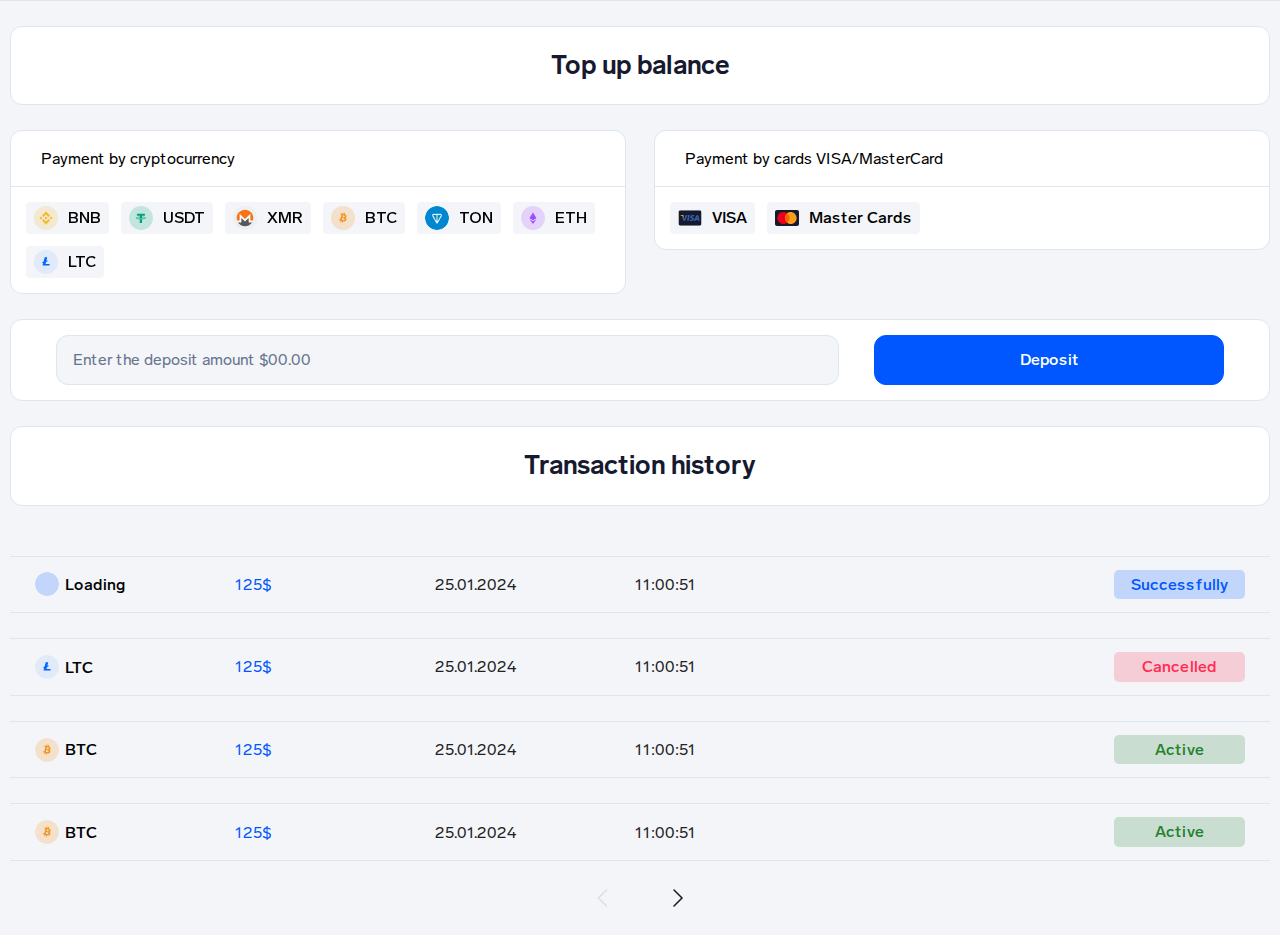
<file: payment.html>
<!DOCTYPE html>
<html lang="en">
  <head>
    <meta charset="UTF-8" />
    <meta name="viewport" content="width=device-width, initial-scale=1.0" />
    <link rel="stylesheet" href="./assets/css/reset.css" />
    <link rel="stylesheet" href="./assets/css/style.css" />
    <title>SMS Verified</title>
    <script
      src="https://cdnjs.cloudflare.com/ajax/libs/jquery/3.7.1/jquery.min.js"
      integrity="sha512-v2CJ7UaYy4JwqLDIrZUI/4hqeoQieOmAZNXBeQyjo21dadnwR+8ZaIJVT8EE2iyI61OV8e6M8PP2/4hpQINQ/g=="
      crossorigin="anonymous"
      referrerpolicy="no-referrer"
    ></script>
    <script src="./assets/js/load.js"></script>
  </head>
  <body class="h100">
    <header class="header" id="header"></header>
    <main class="main h100 main-topup">
      <div class="container">
        <div class="payment-content">
          <div class="payment-block">
            <div class="title">Top up balance</div>
          </div>
          <div class="payment-methods">
            <div>
              <div class="payment-block">
                <button class="methods-top" id="methods" aria-expanded="true">
                  <div class="methods-info">
                    <p class="methods-text">Payment by cryptocurrency</p>
                  </div>
                </button>
                <div class="methods-bottom">
                  <p>
                    <span class="method"
                      ><img
                        src="./assets/images/icons/currencies/bnb.svg"
                        alt=""
                      />
                      BNB</span
                    >
                    <span class="method"
                      ><img
                        src="./assets/images/icons/currencies/usdt.svg"
                        alt=""
                      />
                      USDT</span
                    >
                    <span class="method"
                      ><img
                        src="./assets/images/icons/currencies/xmr.svg"
                        alt=""
                      />
                      XMR</span
                    >
                    <span class="method"
                      ><img
                        src="./assets/images/icons/currencies/btc.svg"
                        alt=""
                      />
                      BTC</span
                    >
                    <span class="method"
                      ><img
                        src="./assets/images/icons/currencies/ton.svg"
                        alt=""
                      />
                      TON</span
                    >
                    <span class="method"
                      ><img
                        src="./assets/images/icons/currencies/eth.svg"
                        alt=""
                      />
                      ETH</span
                    >
                    <span class="method"
                      ><img
                        src="./assets/images/icons/currencies/ltc.svg"
                        alt=""
                      />
                      LTC</span
                    >
                  </p>
                </div>
              </div>
            </div>
            <div>
              <div class="payment-block">
                <button class="methods-top" id="methods" aria-expanded="true">
                  <div class="methods-info">
                    <p class="methods-text">Payment by cards VISA/MasterCard</p>
                  </div>
                </button>
                <div class="methods-bottom">
                  <p>
                    <span class="method"
                      ><img
                        src="./assets/images/icons/currencies/visa.svg"
                        alt=""
                      />
                      VISA</span
                    >
                    <span class="method"
                      ><img
                        src="./assets/images/icons/currencies/mastercard.svg"
                        alt=""
                      />
                      Master Cards</span
                    >
                  </p>
                </div>
              </div>
            </div>
          </div>
          <form class="payment-block deposit">
            <input
              type="number"
              class="deposit-input"
              placeholder="Enter the deposit amount $00.00"
              required
              name="value"
            />
            <input
              type="submit"
              class="btn accent deposit-button"
              value="Deposit"
            />
          </form>
          <div class="payment-block">
            <div class="title">Transaction history</div>
          </div>
          <div class="history-top">
            
          </div>
          <div class="history-list">
            <div class="list-item">
              <span class="name">
                <img
                  src="./assets/images/icons/currencies/loading.svg"
                  alt=""
                />
                <p>Loading</p>
              </span>
              <span class="value">125$</span>
              <span class="date">25.01.2024</span>
              <span class="time">11:00:51</span>
              <span class="status succes">Successfully</span>
            </div>
            <div class="list-item">
              <span class="name">
                <img src="./assets/images/icons/currencies/ltc.svg" alt="" />
                <p>LTC</p>
              </span>
              <span class="value">125$</span>
              <span class="date">25.01.2024</span>
              <span class="time">11:00:51</span>
              <span class="status cancelled">Cancelled</span>
            </div>
            <div class="list-item">
              <span class="name">
                <img src="./assets/images/icons/currencies/btc.svg" alt="" />
                <p>BTC</p>
              </span>
              <span class="value">125$</span>
              <span class="date">25.01.2024</span>
              <span class="time">11:00:51</span>
              <span class="status active">Active</span>
            </div>
            <div class="list-item">
              <span class="name">
                <img src="./assets/images/icons/currencies/btc.svg" alt="" />
                <p>BTC</p>
              </span>
              <span class="value">125$</span>
              <span class="date">25.01.2024</span>
              <span class="time">11:00:51</span>
              <span class="status active">Active</span>
            </div>
          </div>
          <div class="history-bottom">
            <div class="switchpage-container">
              <button class="left"></button>
              <button class="right active"></button>
            </div>
          </div>
        </div>
      </div>
    </main>
    <footer class="footer" id="footer"></footer>
    <script>
      const items = document.querySelectorAll(".payment-block button");
      function toggleMethod() {
        const itemToggle = this.getAttribute("aria-expanded");
        if (itemToggle == "false") {
          this.setAttribute("aria-expanded", "true");
        } else {
          this.setAttribute("aria-expanded", "false");
        }
      }
      items.forEach((item) => item.addEventListener("click", toggleMethod));
    </script>
  </body>
</html>
</file>
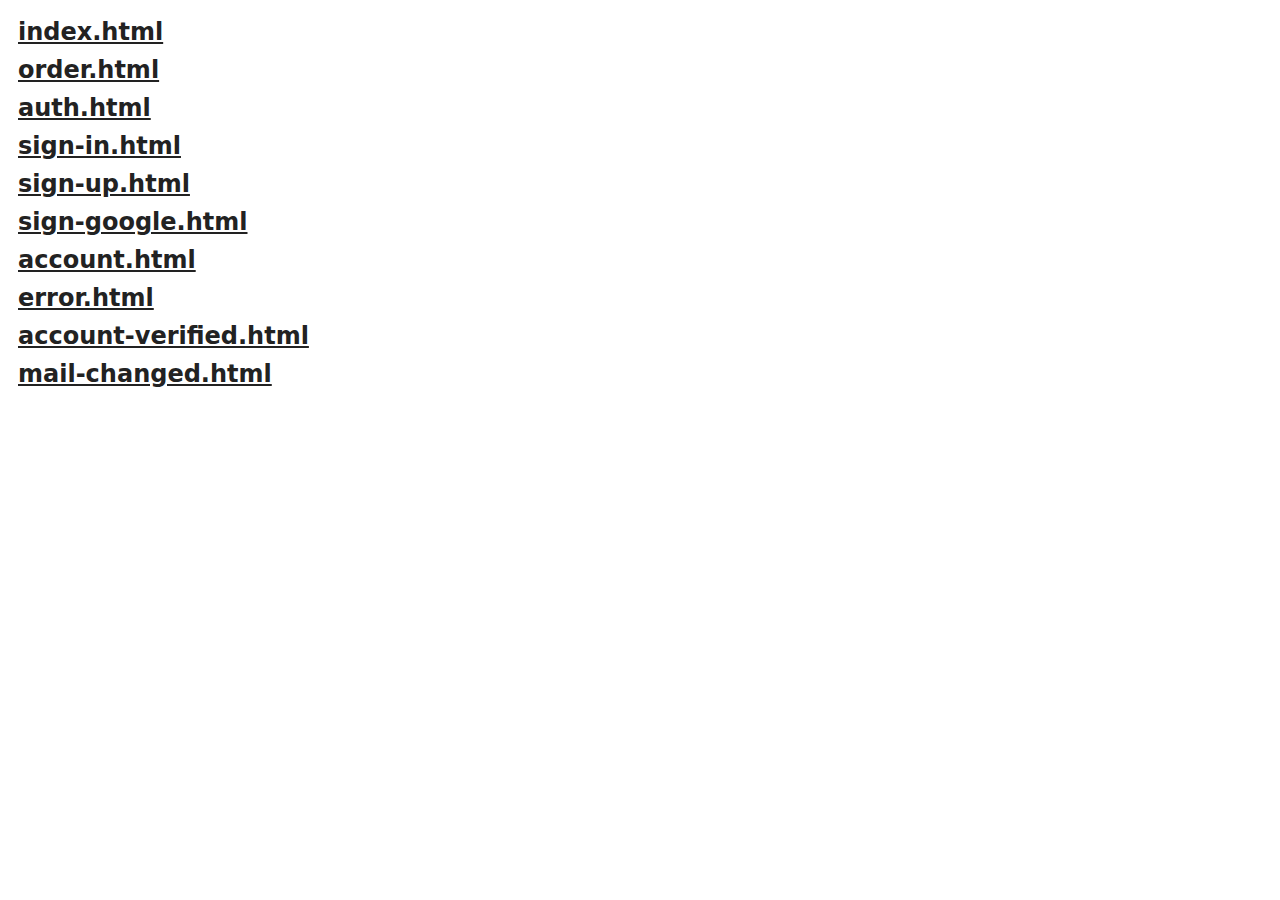
<file: routs.html>
<!DOCTYPE html>
<html lang="en">
  <head>
    <meta charset="UTF-8" />
    <meta name="viewport" content="width=device-width, initial-scale=1.0" />
    <title>Document</title>
  </head>
  <style>
    .routs {
      padding: 10px;
      display: flex;
      flex-direction: column;
      gap: 10px;
      font-family: system-ui, -apple-system, BlinkMacSystemFont, "Segoe UI",
        Roboto, Oxygen, Ubuntu, Cantarell, "Open Sans", "Helvetica Neue",
        sans-serif;
      font-size: 24px;
      font-weight: bold;
    }
    .routs a {
      color: #222222;
    }
  </style>
  <body>
    <div class="routs">
      <a href="index.html">index.html</a>
      <a href="order.html">order.html</a>
      <a href="auth.html">auth.html</a>
      <a href="sign-in.html">sign-in.html</a>
      <a href="sign-up.html">sign-up.html</a>
      <a href="sign-google.html">sign-google.html</a>
      <a href="account.html">account.html</a>
      <a href="error.html">error.html</a>
      <a href="account-verified.html">account-verified.html</a>
      <a href="mail-changed.html">mail-changed.html</a>
    </div>
  </body>
</html>
</file>
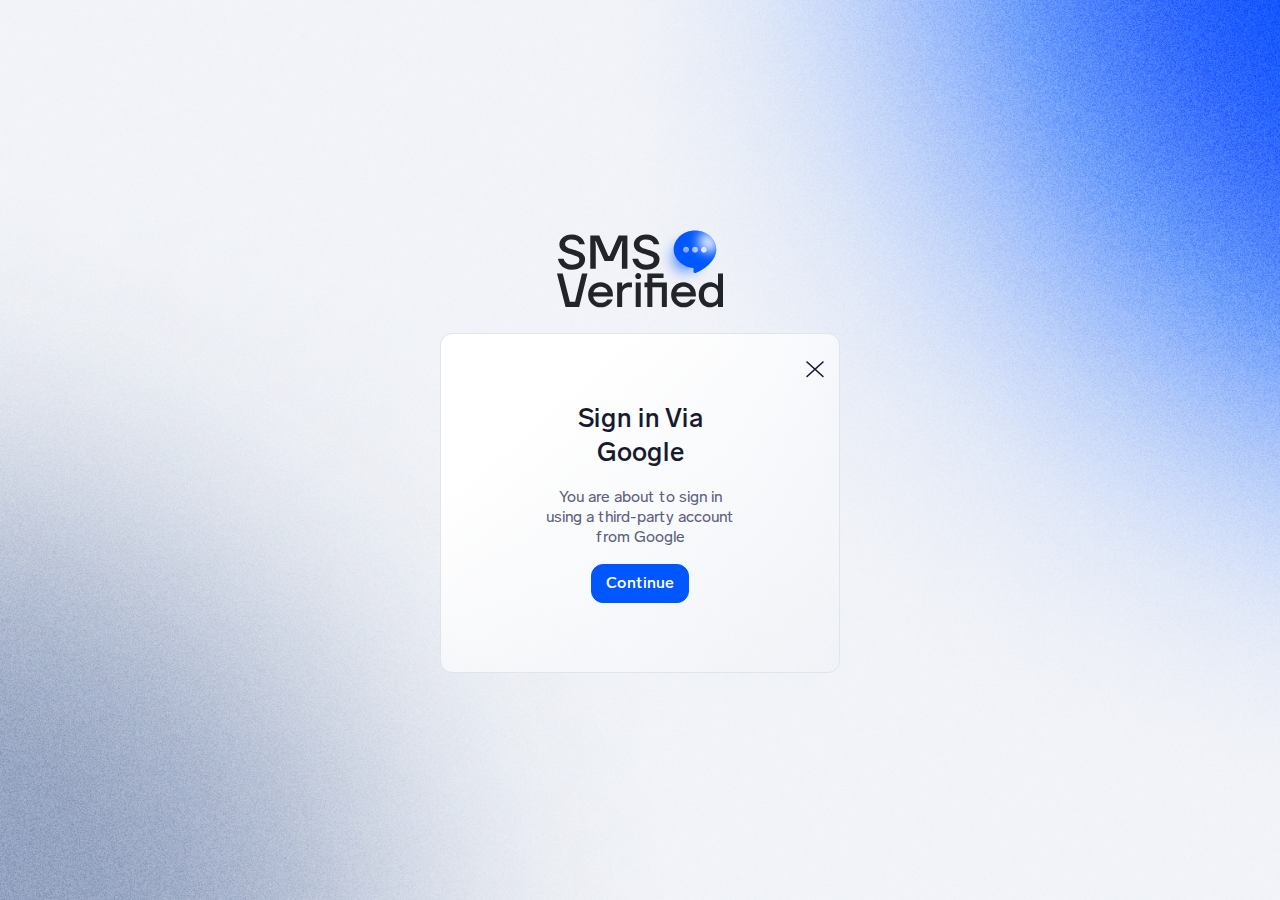
<file: sign-google.html>
<!DOCTYPE html>
<html lang="en">
  <head>
    <meta charset="UTF-8" />
    <meta name="viewport" content="width=device-width, initial-scale=1.0" />
    <link rel="stylesheet" href="./assets/css/reset.css" />
    <link rel="stylesheet" href="./assets/css/style.css" />
    <title>SMS Verified — Sign Google</title>
  </head>
  <body class="sign h100 center">
    <section class="signup">
      <div class="container">
        <div class="sign-content flex-column">
          <div class="sign-logo flex-center">
            <img src="./assets/images/logo.svg" alt="" />
          </div>
          <div class="sign-block" style="height: 340px">
            <h1 class="title">
              Sign in Via <br />
              Google
            </h1>
            <p class="text" style="max-width: 190px">
              You are about to sign in using a third-party account from Google
            </p>
            <div class="sign-alternate" style="justify-content: center">
              <!-- <a href="#" class="alternate-item">
                <p class="text">Continue</p>
              </a> -->
              <button
                class="btn accent"
                style="
                  font-size: 16px;
                  font-weight: 500;
                  line-height: 130%;
                  padding: 8px 14px;
                "
              >
                Continue
              </button>
            </div>
            <a class="close-sign" href="index.html"
              ><img src="./assets/images/close.svg" alt=""
            /></a>
          </div>
        </div>
      </div>
    </section>
    <script
      src="https://cdnjs.cloudflare.com/ajax/libs/jquery/3.7.1/jquery.min.js"
      integrity="sha512-v2CJ7UaYy4JwqLDIrZUI/4hqeoQieOmAZNXBeQyjo21dadnwR+8ZaIJVT8EE2iyI61OV8e6M8PP2/4hpQINQ/g=="
      crossorigin="anonymous"
      referrerpolicy="no-referrer"
    ></script>
    <script src="./assets/js/login-script.js"></script>
  </body>
</html>
</file>
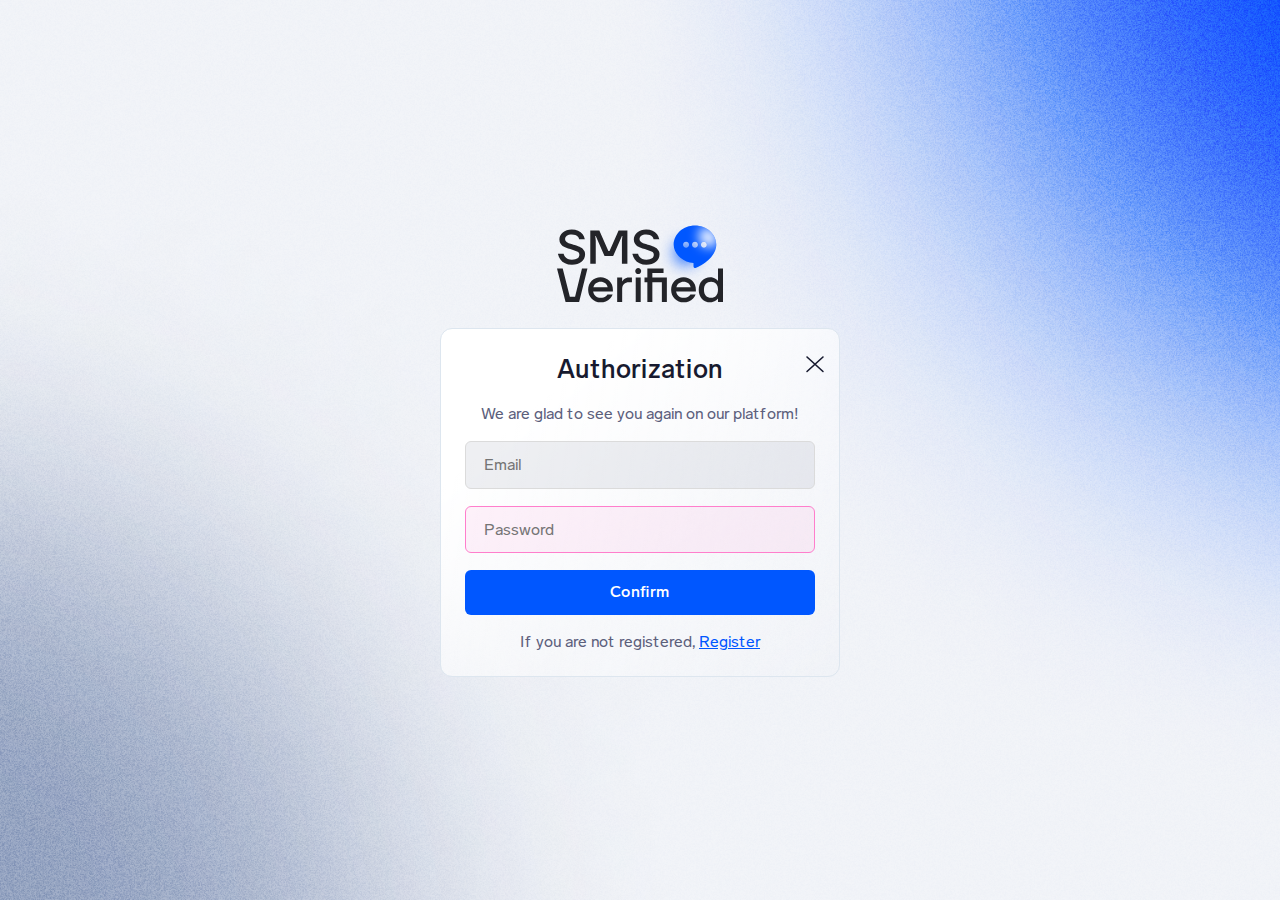
<file: sign-in.html>
<!DOCTYPE html>
<html lang="en">
  <head>
    <meta charset="UTF-8" />
    <meta name="viewport" content="width=device-width, initial-scale=1.0" />
    <link rel="stylesheet" href="./assets/css/reset.css" />
    <link rel="stylesheet" href="./assets/css/style.css" />
    <title>SMS Verified — Sign In</title>
  </head>
  <body class="sign h100 center">
    <section class="signin ">
      <div class="container">
        <div class="sign-content flex-column">
          <div class="sign-logo flex-center">
            <img src="./assets/images/logo.svg" alt="" />
          </div>
          <div class="sign-block">
            <form action="auth.html" class="form">
              <h1 class="title">Authorization</h1>
              <p class="text">We are glad to see you again on our platform!</p>
              <label class="form-item">
                <input
                  type="email"
                  class="form-input"
                  placeholder="Email"
                  id="login_email"
                  name="login"
                  autocomplete="email"
                  required
                  title="Enter correct email"
                />
              </label>
              <label class="form-item invalid">
                <input
                  type="password"
                  class="form-input password-input"
                  placeholder="Password"
                  id="login_password"
                  name="password"
                  autocomplete="current-password"
                  required
                />
                <button
                  class="shownpass hidden view"
                  id="shownpass"
                  type="button"
                ></button>
              </label>
              <input type="submit" value="Confirm" class="form-button w100" />
            </form>
            <p class="text">
              If you are not registered,
              <a class="link" href="sign-up.html">Register</a>
            </p>
            <a class="close-sign" href="index.html"
              ><img src="./assets/images/close.svg" alt=""
            /></a>
          </div>
        </div>
      </div>
    </section>
    
    <script
      src="https://cdnjs.cloudflare.com/ajax/libs/jquery/3.7.1/jquery.min.js"
      integrity="sha512-v2CJ7UaYy4JwqLDIrZUI/4hqeoQieOmAZNXBeQyjo21dadnwR+8ZaIJVT8EE2iyI61OV8e6M8PP2/4hpQINQ/g=="
      crossorigin="anonymous"
      referrerpolicy="no-referrer"
    ></script>
    <script src="./assets/js/login-script.js"></script>
   
  </body>
</html>
</file>
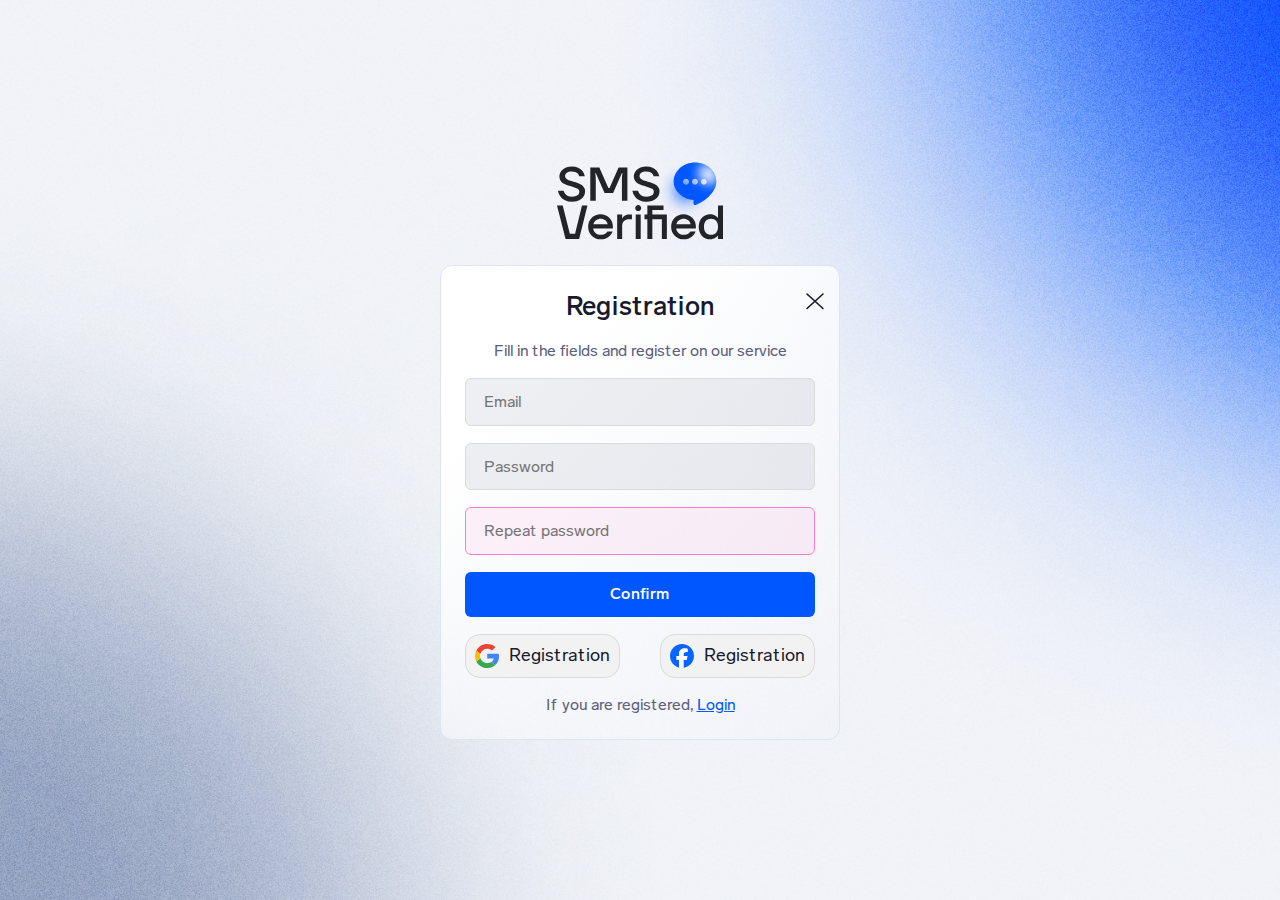
<file: sign-up.html>
<!DOCTYPE html>
<html lang="en">
  <head>
    <meta charset="UTF-8" />
    <meta name="viewport" content="width=device-width, initial-scale=1.0" />
    <link rel="stylesheet" href="./assets/css/reset.css" />
    <link rel="stylesheet" href="./assets/css/style.css" />
    <title>SMS Verified — Sign Up</title>
  </head>
  <body class="sign h100 center">
    <section class="signup">
      <div class="container">
        <div class="sign-content flex-column">
          <div class="sign-logo flex-center">
            <img src="./assets/images/logo.svg" alt="" />
          </div>
          <div class="sign-block">
            <form action="#" class="form">
              <h1 class="title">Registration</h1>
              <p class="text">Fill in the fields and register on our service</p>
              <label class="form-item">
                <input
                  type="email"
                  class="form-input"
                  placeholder="Email"
                  id="reg_email"
                  name="login"
                  required
                  title="Enter correct email"
                />
              </label>
              <label class="form-item">
                <input
                  type="password"
                  class="form-input password-input"
                  placeholder="Password"
                  id="reg_password"
                  name="password"
                  minlength="4"
                  pattern="[0-9a-fA-F]{4,8}"
                  autocomplete="off"
                  required
                  title="Введите пароль состоящий из 1 заглавной, 1 прописной, 1 цифры"
                />
                <button
                  class="shownpass hidden view"
                  id="shownpass"
                  type="button"
                ></button>
              </label>
              <label class="form-item invalid">
                <input
                  type="password"
                  class="form-input password-input"
                  placeholder="Repeat password"
                  id="reg_repeat_password"
                  required
                />
                <button
                  class="shownpass hidden view"
                  id="shownpass"
                  type="button"
                ></button>
              </label>
              <input type="submit" value="Confirm" class="form-button w100" />
            </form>
            <div class="sign-alternate">
              <a href="#" class="alternate-item">
                <img
                  class="alternate-img"
                  src="./assets/images/services/google.svg"
                  alt="google"
                />
                <p class="text">Registration</p>
              </a>
              <a href="#" class="alternate-item">
                <img
                  class="alternate-img"
                  src="./assets/images/services/facebook.svg"
                  alt="facebook"
                />
                <p class="text">Registration</p>
              </a>
            </div>
            <p class="text">
              If you are registered,
              <a class="link" href="sign-in.html">Login</a>
            </p>
            <a class="close-sign" href="index.html"
              ><img src="./assets/images/close.svg" alt=""
            /></a>
          </div>
        </div>
      </div>
    </section>
    <script
      src="https://cdnjs.cloudflare.com/ajax/libs/jquery/3.7.1/jquery.min.js"
      integrity="sha512-v2CJ7UaYy4JwqLDIrZUI/4hqeoQieOmAZNXBeQyjo21dadnwR+8ZaIJVT8EE2iyI61OV8e6M8PP2/4hpQINQ/g=="
      crossorigin="anonymous"
      referrerpolicy="no-referrer"
    ></script>
    <script src="./assets/js/login-script.js"></script>
  </body>
</html>
</file>
<file: assets/css/style.css>
@font-face {
  font-family: 'Lab Grotesque';
  src: url('../fonts/LabGrotesque-Regular.eot');
  src: local('Lab Grotesque Regular'), local('LabGrotesque-Regular'),
    url('../fonts/LabGrotesque-Regular.eot?#iefix') format('embedded-opentype'),
    url('../fonts/LabGrotesque-Regular.woff2') format('woff2'),
    url('../fonts/LabGrotesque-Regular.woff') format('woff'),
    url('../fonts/LabGrotesque-Regular.ttf') format('truetype');
  font-weight: normal;
  font-style: normal;
}

@font-face {
  font-family: 'Lab Grotesque';
  src: url('../fonts/LabGrotesque-Medium.eot');
  src: local('Lab Grotesque Medium'), local('LabGrotesque-Medium'),
    url('../fonts/LabGrotesque-Medium.eot?#iefix') format('embedded-opentype'),
    url('../fonts/LabGrotesque-Medium.woff2') format('woff2'),
    url('../fonts/LabGrotesque-Medium.woff') format('woff'),
    url('../fonts/LabGrotesque-Medium.ttf') format('truetype');
  font-weight: 500;
  font-style: normal;
}

@font-face {
  font-family: 'Lab Grotesque';
  src: url('../fonts/LabGrotesque-Bold.eot');
  src: local('Lab Grotesque Bold'), local('LabGrotesque-Bold'),
    url('../fonts/LabGrotesque-Bold.eot?#iefix') format('embedded-opentype'),
    url('../fonts/LabGrotesque-Bold.woff2') format('woff2'),
    url('../fonts/LabGrotesque-Bold.woff') format('woff'),
    url('../fonts/LabGrotesque-Bold.ttf') format('truetype');
  font-weight: bold;
  font-style: normal;
}

* {
  box-sizing: border-box;
}

:root {
  --Line: #DDE6EF;
  --white: #FFF;
  --accent-color: #0057FF;
  --blue: #181F41;
  --blue-dark: #0E1227;
  --Text-Color: #232429;
}

::selection {
  background: var(--accent-color);
  color: var(--white);
}

input[type="number"] {
  -moz-appearance: textfield;
  -webkit-appearance: textfield;
  appearance: textfield;
}

input[type="number"]::-webkit-outer-spin-button,
input[type="number"]::-webkit-inner-spin-button {
  display: none;
}

a:focus {
  outline: none;
}

body {
  font-family: 'Lab Grotesque';
  background: #F3F5F9;
}

body.h100 {
  min-height: 100vh;
  display: flex;
  flex-direction: column;
  justify-content: space-between;
}

body.center {
  justify-content: center;
}

body.sign {
  background-image: url(../images/sign-bg.png);
  background-repeat: no-repeat;
  background-size: cover;
  background-position: center;
}

body.error {
  background-image: url(../images/error-bg.png);
}

button,
input {
  font-family: inherit;
}

.container {
  max-width: 1440px;
  padding: 0 10px;
  width: 100%;
  margin: 0 auto;
}

body.sign .container {
  max-width: 420px;
}

main.h100 {
  height: 100%;
}

.w100 {
  width: 100%;
}

.d-none {
  display: none;
}

.flex {
  display: flex;
}

.flex-center {
  display: flex;
  justify-content: center;
}

.flex-column {
  display: flex;
  flex-direction: column;
}

.sign-logo {
  margin-bottom: 25px;
}

.sign-block {
  border-radius: 12px;
  border: 1px solid var(--Line, #DDE6EF);
  background: linear-gradient(139deg, #FFF 23.11%, rgba(255, 255, 255, 0.00) 98.47%);
  padding: 24px;
  display: flex;
  flex-direction: column;
  justify-content: center;
  align-items: center;
  gap: 17px;
  flex-shrink: 0;
  position: relative;
}

.sign-block form {
  gap: 17px;
}

.close-sign {
  position: absolute;
  right: 12px;
  top: 24px;
}

h1.title:not(.article h1.title) {
  color: #171A2F;
  text-align: center;
  font-family: Lab Grotesque;
  font-size: 26px;
  font-style: normal;
  font-weight: 500;
  line-height: 130%;
}

p.text {
  color: #5C607C;
  text-align: center;
  font-family: Lab Grotesque;
  font-size: 16px;
  font-style: normal;
  font-weight: 400;
  line-height: 20px;
}

.form-item {
  border-radius: 6px;
  border: 1px solid #DBDBDB;
  background: rgba(92, 96, 124, 0.10);
  padding: 12px 16px;
  color: #171A2F;
  font-family: Lab Grotesque;
  font-size: 16px;
  font-weight: 400;
  line-height: 130%;
  position: relative;
  width: 100%;
}

.form-input {
  font-family: inherit;
  background: none;
  border: none;
  width: 100%;
}

.form-item.invalid {
  border-radius: 6px;
  border: 1px solid #FF7ECC;
  background: rgba(255, 126, 204, 0.10);
}

.form-item.invalid input {
  color: #FF7ECC;

}

/* .form-item:is(>input:focus).invalid {
  border: 1px solid #DBDBDB;
  background: rgba(92, 96, 124, 0.10);
  color: #171A2F;
} */

.form {
  width: 100%;
  display: flex;
  flex-direction: column;
  align-items: center;
}

.shownpass {
  border: none;
  background: none;
  display: flex;
  align-items: center;
  justify-content: center;
  padding: 12px 22px;
  background-image: url(../images/hide_hide.svg);
  background-repeat: no-repeat;
  background-position: center;
  width: 66px;
  position: absolute;
  right: 0;
  top: 0;
  bottom: 0;
}

.shownpass.hidden {
  visibility: hidden;
}

.shownpass.view {
  background-image: url(../images/hide_show.svg);
}

.form-button {
  border: none;
  font-family: inherit;
  padding: 12px;
  border-radius: 6px;
  background: #0057FF;
  color: var(--white, #FFF);
  text-align: center;
  font-size: 16px;
  font-weight: 500;
  line-height: 130%;
}

.sign-alternate {
  display: flex;
  align-items: center;
  justify-content: space-between;
  width: 100%;
  gap: 5px;
}

.alternate-item {
  border-radius: 15px;
  border: 1px solid #DADADA;
  background: #F2F2F2;
  display: flex;
  padding: 9px;
  align-items: center;
  gap: 10px;
  text-decoration: none;
}

.alternate-img {
  height: 24px;
  width: 24px;
}

.sign-alternate .text {
  color: #171A2F;
  font-size: 18px;
  font-weight: 400;
  line-height: 130%;
}

.link {
  color: #0057FF;
  font-size: inherit;
  font-weight: inherit;
  line-height: inherit;
  text-decoration-line: underline;
}

.auth .sign-block {
  padding: 52px 24px;
}

.auth-code {
  border: none;
  background: none;
  color: #000;
  text-align: center;
  font-family: Lab Grotesque;
  font-size: 36px;
  font-style: normal;
  font-weight: 500;
  line-height: 130%;
  letter-spacing: 17px;
  width: 100%;
  transform: translateX(8px);
}

header.header {
  border-bottom: 1px solid var(--Line, #DDE6EF);
  background: var(--white, #FFF);
}

.header-content {
  padding: 14px 0;
  display: flex;
  justify-content: space-between;
  align-items: center;
}

.header-logo {
  display: inline-block;
}

.header-logo img {
  width: 70px;
}

.btn {
  font-family: inherit;
  background: none;
  border: none;
  padding: 5px;
  border-radius: 12px;
  border: 1px solid #DDE6EF;
  background: #F3F5F9;
}

.btn.black {
  border-radius: 6px;
  background: #181F41;
  border: none;
  color: var(--white, #FFF);
  font-size: 14px;
  font-weight: 400;
  line-height: 18px;
  display: flex;
  align-items: center;
  gap: 8px;
}

.btn.light {
  border-radius: 6px;
  background: #F3F5F9;
  border: none;
  color: #1E1F23;
  font-size: 16px;
  font-weight: 400;
  line-height: 18px;
  display: flex;
  align-items: center;
  gap: 8px;
  padding: 8px;
  min-width: 105px;
  justify-content: center;
}

.btn.login {
  color: var(--accent-color);
}

.btn.demo-accent {
  border-radius: 12px;
  border-top: 1px solid #0BC7FF;
  border-left: 1px solid #0BC7FF;
  border-right: 1px solid #0BC7FF;
  border-bottom: none;
  background: #0057FF;
  color: var(--white, #FFF);
  font-size: 16px;
  font-weight: 500;
  line-height: 120%;
  padding: 11px 30px;
  min-width: 156px;
  position: relative;
  z-index: 2;
  text-align: center;
}

.btn.demo-accent::after {
  content: '';
  background: #0057FF;
  width: 100%;
  height: 100%;
  border-radius: 12px;
  position: absolute;
  top: 0;
  left: 0;
  z-index: -1;
  filter: blur(6px);
}

.btn.accent {
  background: var(--accent-color);
  color: var(--white, #FFF);
  border: 1px solid var(--accent-color);
}

.btn:disabled {
  cursor: not-allowed;
  opacity: 0.5;
}

/* .btn.accent:disabled,
.btn.accent.disabled {
  background: #88ADF6;
  border: 1px solid #88ADF6;
  cursor: not-allowed;
} */

.header-buttons .btn.black {
  padding: 8px 10px;
}

.not-login .btn img {
  width: 24px;
  height: 24px;
}

.header-buttons.not-login {
  display: flex;
  align-items: center;
  gap: 25px;
}

.header-buttons.logged-in {
  display: flex;
  align-items: center;
  gap: 15px;
}

a.btn {
  text-decoration: none;
  display: inline-block;
}

.banner {
  padding: 10px 0;
  background-image: url(../images/banner.png);
  background-repeat: no-repeat;
  background-position: center;
  display: flex;
  justify-content: center;
  align-items: center;
  background-color: #fff;
  border-radius: 12px;
  border: 1px solid var(--Line, #DDE6EF);
}

.banner-logo {
  width: 241px;
}

aside .sidebar-content {
  border-radius: 12px;
  background: var(--white, #FFF);
  padding: 15px 16px;
  display: flex;
  flex-direction: column;
  gap: 25px;
  box-shadow: 0px 4px 25px 0px rgba(27, 46, 94, 0.25);
}

main.main {
  padding-bottom: 25px;
}

main .main-content {
  margin-top: 25px;
  display: grid;
  grid-template-columns: 432px 1fr;
  gap: 0px 26px;
  grid-template-areas:
    "aside content"
}

section.content {
  display: flex;
  flex-direction: column;
  gap: 25px;
  max-width: 962px;
}

article {
  border-radius: 12px
}

article.article {
  border: 1px solid var(--Line, #DDE6EF);
  padding: 35px 65px;
}

.article.white {
  background: var(--white);
}

.article.blue {
  background: var(--blue);
  border: none;
}

.article.blue-dark {
  background: var(--blue-dark);
  border: none;
}

.article.blue-bg {
  background: url(../images/blue_bg.png);
  background-color: var(--blue);
  background-repeat: no-repeat;
  background-position: center;
  background-size: cover;
  padding: 0;
  border: none;
}

.article h3.title,
.item h3.title {
  color: var(--white, #FFF);
  font-family: Lab Grotesque;
  font-size: 18px;
  font-weight: 500;
  line-height: 18px;
  margin-bottom: 12px;
}

.article h2.title,
#grid2 h2.title {
  color: var(--white, #FFF);
  font-size: 26px;
  font-weight: 500;
  line-height: 118.5%;
  letter-spacing: -0.39px;
  margin-bottom: 12px;
}

.article .title.black,
.item .title.black {
  color: #141930;
}

.article h1.title {
  color: var(--white, #FFF);
  font-size: 32px;
  font-weight: 500;
  line-height: 120%;
  margin-bottom: 25px;
}

.article .paragraph,
#grid2 .paragraph {
  color: #3A436F;
  font-family: Lab Grotesque;
  font-size: 16px;
  font-style: normal;
  font-weight: 400;
  line-height: 155%;
}

.article#info .paragraph {
  max-width: 397px;
}

.article#info {
  position: relative;
  z-index: 1;
  overflow: hidden;
}

.info-image {
  position: absolute;
  z-index: -1;
  right: -150px;
  top: -107px;
}

article#grid3 {
  display: grid;
  grid-auto-flow: column;
  grid-auto-columns: 1fr;
  gap: 35px;
}

article#grid3 .item {
  border-radius: 12px;
  border: 1px solid #DDE6EF;
  background: var(--white, #FFF);
  position: relative;
  padding: 26px 28px;
}

article#grid3 .item .paragraph {
  color: #3A436F;
  font-size: 16px;
  font-weight: 400;
  line-height: 18px;
}

.item .num {
  width: 32px;
  height: 32px;
  padding: 5px;
  border-radius: 50px;
  background: var(--accent-color);
  display: flex;
  justify-content: center;
  align-items: center;
  color: var(--white, #FFF);
  font-family: Lab Grotesque;
  font-size: 18px;
  font-style: normal;
  font-weight: 700;
  line-height: 18px;
  position: absolute;
  top: 12px;
  right: 12px;
}

article#grid3 .item1 .title {
  max-width: 160px;
}

article#grid3 .item1 .paragraph {
  max-width: 208px;
}

article#grid3 .item2 .title {
  max-width: 136px;
}

article#grid3 .item2 .paragraph {
  max-width: 178px;
}

article#grid3 .item3 .title {
  max-width: 203px;
}

article#grid3 .item3 .paragraph {
  max-width: 194px;
}

.article#socials {
  display: flex;
  justify-content: space-between;
  width: 100%;
}

.article#socials .text {
  padding: 35px 0 35px 155px;
  max-width: 445px;
}

.article#socials .socials {
  display: flex;
  flex-direction: column;
  gap: 25px;
  padding-right: 80px;
  justify-content: center;
}

.article#socials .socials .item {
  border-radius: 6px;
  border: 1px solid #0057FF;
  background: rgba(0, 87, 255, 0.26);
  padding: 9px;
}

.fire {
  display: flex;
  align-items: end;
}

footer.footer {
  background: var(--blue);
}

.footer-logo {
  width: 70px;
}

.footer-content {
  display: flex;
  flex-direction: column;
  gap: 12px;
  justify-content: center;
  align-items: center;
  padding: 16px 0;
}

.copyrights {
  display: inline-block;
  color: var(--white, #FFF);
  font-family: Lab Grotesque;
  font-size: 14px;
  font-weight: 400;
  line-height: 18px;
}

article#grid2 {
  display: grid;
  grid-auto-flow: column;
  grid-auto-columns: 1fr;
  gap: 35px;
}

article#grid2 .item {
  border-radius: 12px;
  padding: 40px 60px;
  position: relative;
  min-height: 385px;
}

article#grid2 .item1 {
  border-bottom: 1px solid #DDE6EF;
  background: var(--accent-color);
}

article#grid2 .item2 {
  border-bottom: 1px solid #DDE6EF;
  background: var(--blue-dark);
}

article#grid2 .item .item-bg {
  position: absolute;
  right: 0;
  bottom: 0;
  pointer-events: none;
}

#grid2 .paragraph {
  color: var(--white, #FFF);
  line-height: 130%;
  max-width: 205px;
}

#advantages .title {
  margin-bottom: 25px;
}

.advantages-list {
  display: flex;
  flex-direction: column;
  gap: 25px;
}

.advantages-list .paragraph {
  color: #5C607C;
  font-size: 16px;
  font-weight: 400;
  line-height: 130%;
  max-width: 430px;
}

.advantages-list .list-item {
  display: flex;
  align-items: center;
  gap: 12px;
}


.accordion {
  display: flex;
  flex-direction: column;
  gap: 20px;
}

.accordion .accordion-item {
  border-radius: 12px;
  background: var(--white);
  border-radius: 8px;
  border: 1px solid #DDE6EF;
}

.accordion .accordion-item:last-child {
  margin-bottom: 0;
}

.accordion .accordion-item button[aria-expanded="true"] .according-button-1 {
  padding: 31px 0px 25px 0px;
}

.accordion button {
  align-items: center;
  position: relative;
  display: flex;
  font-family: inherit;
  justify-content: space-between;
  text-align: left;
  width: 100%;
  padding: 14px;
  border: none;
  background: none;
  outline: none;
}

.accordion button:hover,
.accordion button:focus {
  cursor: pointer;
}

.accordion button:hover::after,
.accordion button:focus::after {
  cursor: pointer;
}

.accordion button .accordion-title {
  color: #171A2F;
  font-size: 18px;
  font-weight: 500;
  line-height: 130%;
}

.accordion button .icon {
  display: inline-block;
  right: 35px;
  position: absolute;
  transition: transform 0.3s ease-in-out, opacity 0.3s ease-in-out;
}

.accordion button[aria-expanded="true"] .icon {
  transform: rotate(180deg);
  opacity: 0;
}

.accordion button .icon.active {
  opacity: 0;
}

.accordion button[aria-expanded="true"] .icon.active {
  opacity: 1;
}

.accordion button[aria-expanded="true"]+.accordion-content {
  opacity: 1;
  max-height: 20em;
  transition: all 200ms linear;
  will-change: opacity, max-height;
}

.accordion .accordion-content {
  opacity: 0;
  max-height: 0;
  overflow: hidden;
  transition: opacity 200ms linear, max-height 200ms linear;
  will-change: opacity, max-height;
}

.accordion .accordion-content p {
  padding: 15px 14px;
  color: #5C607C;
  font-size: 14px;
  font-style: normal;
  font-weight: 400;
  line-height: 150%;
  border-top: 1px solid #DDE6EF;
}

.d-none {
  display: none !important;
}

.article.order {
  background-image: url(../images/order-bg.png);
  background-repeat: no-repeat;
  padding: 30px 20px;
  border: none;
  display: flex;
  justify-content: center;
  background-size: cover;
  background-position: center;
}

.order-block {
  border-radius: 12px;
  border: 1px solid var(--Line, #DDE6EF);
  background: linear-gradient(139deg, #FFF 23.11%, rgba(255, 255, 255, 0.00) 98.47%);
  max-width: 400px;
  width: 100%;
  padding: 24px;
  padding-top: 10px;
  display: flex;
  flex-direction: column;
  gap: 17px;
}

.order-title {
  color: #171A2F;
  text-align: center;
  font-size: 16px;
  font-weight: 400;
  line-height: 20px;
  padding-bottom: 6px;
  border-bottom: 1px solid #DBDBDB;
}

.order-block .tile {
  border-radius: 6px;
  border: 1px solid #DBDBDB;
  background: #EFF0F2;
  padding: 12px 25px 12px 16px;
  color: #171A2F;
  font-size: 16px;
  font-weight: 400;
  line-height: 130%;
  display: flex;
  align-items: center;
  justify-content: space-between;
  gap: 12px;
}

.order-block .tile.blue {
  border-radius: 6px;
  border: 1px solid #1070FF;
  background: rgba(16, 112, 255, 0.10);
}

.order-block .tile.blue {
  color: #1070FF;
  font-size: 16px;
  font-weight: 400;
  line-height: 130%;
  padding: 18px 12px;
}

.order-block .tile .first,
.order-block .tile .second {
  display: flex;
  align-items: center;
  gap: 6px;
}

.order-block .tile .first img,
.order-block .tile .second img {
  width: 24px;
  height: 24px;
}

button.clear {
  background: none;
  border: none;
}

.clipboard-img {
  height: 24px;
  width: 24px;
}

.number-input {
  text-align: center;
  background: none;
  border: none;
  color: #171A2F;
  font-size: 16px;
  font-weight: 400;
  line-height: 130%;
  width: 100%;
}

.clipboard.tooltipped {
  position: relative;
}

.clipboard.tooltipped:after {
  position: absolute;
  content: attr(aria-label);
  top: 50%;
  margin-left: -60px;
  right: calc(-200% - 42px);
  transform: translate(50%, -50%);
  border-radius: 6px;
  background: #E3EDFF;
  color: #1070FF;
  text-align: center;
  font-size: 16px;
  font-weight: 500;
  line-height: 130%;
  padding: 3px 14px;
}

.code-title {
  color: #171A2F;
  font-family: Lab Grotesque;
  font-size: 16px;
  font-weight: 400;
  line-height: 130%;
}

.code-form.completed {
  border: 1px solid #FFB800;
  background: rgba(255, 184, 0, 0.13);
}

.code-status {
  display: flex;
  align-items: center;
  gap: 25px;
  justify-content: space-between;
}

.code-status span {
  color: #171A2F;
  font-size: 16px;
  font-weight: 500;
  line-height: 130%;
}

.code-status .status {
  display: flex;
  align-items: center;
  gap: 12px;
}

.progress {
  height: 6px;
  background: #eeeff1;
  border-radius: 10px;
  position: relative;
}

.progress-success {
  position: absolute;
  border-radius: 10px;
  background: var(--accent-color);
  height: 100%;
  transition: width 1s ease-in-out;
}

.progress-success.done {
  border-radius: 10px;
}

.order-block .buttons {
  display: grid;
  grid-auto-flow: column;
  grid-auto-columns: 1fr;
  gap: 16px;
}

.order-block .buttons .btn {
  color: #0057FF;
  text-align: center;
  font-size: 16px;
  font-weight: 500;
  line-height: 130%;
  border-radius: 6px;
  border: 1px solid #0057FF;
  padding: 12px 16px;
}

.order-block .buttons .btn.accent {
  color: var(--white);
}

.balance-wrapper {
  border-radius: 7px;
  background: #F3F5F9;
  padding: 6px 12px 6px 6px;
  display: flex;
  align-items: center;
  gap: 6px;
  justify-content: space-between;
  text-decoration: none;
}

@media (min-width:720px) {
  .dropdown-content {
    display: none;
    position: absolute;
    background-color: #f9f9f9;
    /* min-width: 160px; */
    box-shadow: 0px 8px 16px 0px rgba(0, 0, 0, 0.2);
    padding: 12px 16px;
    z-index: 1;
    flex-direction: column;
    gap: 2px;
    top: calc(100%);
    left: 0;
    right: 0;
    border-radius: 7px;
  }

  .language-wrapper {
    border: none;
    border-radius: 7px;
    background: #F3F5F9;
    display: flex;
    align-items: center;
    justify-content: space-between;
    color: #171A2F;
    font-family: Lab Grotesque;
    font-size: 16px;
    font-style: normal;
    font-weight: 400;
    line-height: 120%;
    padding: 10px;
    height: 40px;
    gap: 8px;
  }

  .contact-wrapper {
    border: none;
    border-radius: 7px;
    background: #F3F5F9;
    display: flex;
    align-items: center;
    justify-content: space-between;
    color: #171A2F;
    font-family: Lab Grotesque;
    font-size: 16px;
    font-style: normal;
    font-weight: 400;
    line-height: 120%;
    padding: 10px;
    height: 40px;
    gap: 8px;
  }

  .language-wrapper .dropdown-container,
  .contact-wrapper .dropdown-container {
    padding-top: 14px;
  }

  .language-wrapper .dropdown-content {
    left: unset;
    right: 0;
    min-width: 147px;
    padding: 0;
    background: #171A2F;
    box-shadow: -6px 9px 17px 0px rgba(0, 0, 0, 0.14);
    position: unset;
  }

  .contact-wrapper .dropdown-content {
    left: unset;
    right: 0;
    min-width: 180px;
    padding: 0;
    position: unset;
    border-radius: 0;
    background: none;
    gap: 0;
  }

  .contact-wrapper.dropdown .dropdown-content a {
    color: #1E1F23;
    font-size: 16px;
    font-weight: 400;
    line-height: normal;
    text-decoration: none;
    display: flex;
    align-items: center;
    gap: 5px;
    padding: 7px 8px;
    background: rgba(243, 245, 249, 0.73);
    backdrop-filter: blur(22px);
  }

  .language-wrapper.dropdown .dropdown-content a:not(:last-child) {
    border-bottom: 1px solid #333863;
  }

  .language-wrapper.dropdown .dropdown-content a {
    color: var(--white, #FFF);
    text-align: left;
    font-family: Lab Grotesque;
    font-size: 16px;
    font-weight: 400;
    line-height: 120%;
    padding: 10px 12px;
    text-decoration: none;
    display: flex;
    align-items: center;
    gap: 6px;
  }

  .language-item img {
    width: 20px;
    height: 20px;
  }

  /* .current-language {
    min-width: 64px;
  } */

  .language-dropdown {
    width: 7px;
  }

  .user-wrapper.dropdown .dropdown-content {
    left: unset;
    right: 0;
    min-width: 155px;
    padding: 0;
    background: #171A2F;
    box-shadow: -6px 9px 17px 0px rgba(0, 0, 0, 0.14);
    position: unset;
  }

  .user-wrapper.dropdown .dropdown-content a {
    color: var(--white, #FFF);
    text-align: right;
    font-family: Lab Grotesque;
    font-size: 16px;
    font-weight: 400;
    line-height: 120%;
    padding: 10px 12px;
    text-decoration: none;
    display: flex;
    align-items: center;
    gap: 6px;
    justify-content: end;
  }

  .user-wrapper.dropdown .dropdown-content a:not(:last-child) {
    border-bottom: 1px solid #333863;
  }

  .dropdown-container {
    padding-top: 17px;
    left: unset;
    right: 0;
    position: absolute;
    top: 100%;
    z-index: 2;
  }
}

.main-topup {
  height: calc(100dvh - 170px) !important;
}

@media (max-height: 1080px) {
  .main-topup {
    height: 100% !important;
  }
}

.plus-icon {
  width: 28px;
  height: 28px;
}

.balance {
  color: #171A2F;
  font-size: 16px;
  font-weight: 400;
  line-height: 120%;
}

body.account .main {
  height: 100%;
  padding-top: 25px;
}

.account-content {
  display: grid;
  grid-template-columns: 432px 1fr;
  gap: 0px 25px;
}

aside.profile {
  padding: 36px 22px;
  border-radius: 12px;
  border-bottom: 1px solid var(--Line, #DDE6EF);
  background: linear-gradient(121deg, #FFF 23.2%, rgba(255, 255, 255, 0.00) 91.19%);
  display: flex;
  flex-direction: column;
  gap: 25px;
}

.profile-info {
  display: flex;
  flex-direction: column;
  align-items: center;
  gap: 6px;
}

.profile-logo img {
  width: 124px;
  height: 124px;
  border-radius: 124px;
}

.profile-name {
  color: var(--Text-Color, #232429);
  font-size: 26px;
  font-weight: 500;
  line-height: 130%;
  margin-top: 6px;
}

.profile-mail {
  color: #5C607C;
  font-size: 14px;
  font-weight: 400;
  line-height: 150%;
}

.badge {
  border-radius: 15px;
  border: 1px solid #3B63A0;
  background: rgba(54, 193, 253, 0.15);
  color: #3B63A0;
  font-size: 14px;
  font-weight: 400;
  line-height: 20px;
  padding: 1px 11px;
  text-align: right;
}

.profile-stats {
  border-radius: 12px;
  border-top: 1px solid #DDE6EF;
  border-bottom: 1px solid #DDE6EF;
  padding: 20px 27px;
}

.stats-list {
  display: flex;
  flex-direction: column;
  gap: 12px;
}

.stats-list .list-item {
  display: flex;
  align-items: center;
  gap: 12px;
  color: #232429;
  font-size: 18px;
  font-weight: 400;
  line-height: 20px;
}

.profile-button .btn {
  color: #FFF;
  text-align: center;
  font-size: 16px;
  font-weight: 500;
  line-height: 130%;
  padding: 12px;
  width: 100%;
}

.account-section {
  border-radius: 12px;
  border-bottom: 1px solid var(--Line, #DDE6EF);
  background: linear-gradient(121deg, #FFF 23.2%, rgba(255, 255, 255, 0.00) 91.19%);
}

.tabs {
  width: 100%;
}

.tabs__header {
  display: flex;
  border-radius: 12px;
  border-bottom: 1px solid var(--Line, #DDE6EF);
  background: linear-gradient(121deg, #FFF 23.2%, rgba(255, 255, 255, 0.00) 91.19%);
  padding: 0 12px;
}

@media (max-width: 768px) {
  .tabs__header {
    flex-wrap: wrap;
  }
}

.tabs__header-item {
  color: #171A2F;
  font-size: 16px;
  font-weight: 500;
  line-height: 130%;
  padding: 12px 12px;
  cursor: pointer;
}

.tabs__header-item.active {
  color: var(--accent-color);
  text-decoration-line: underline;
  text-underline-offset: 5px;
}

.tabs__content {
  padding: 24px;
}

.tabs__content-item.settings {
  display: grid;
  grid-auto-flow: column;
  grid-auto-columns: 1fr;
  gap: 12px;
}

.profile-block {
  border-radius: 12px;
  border: 1px solid var(--Line, #DDE6EF);
  background: linear-gradient(121deg, #FFF 23.2%, rgba(255, 255, 255, 0.00) 91.19%);
}

.profile-block>.title {
  border-radius: 12px;
  border-bottom: 1px solid var(--Line, #DDE6EF);
  background: linear-gradient(121deg, #FFF 23.2%, rgba(255, 255, 255, 0.00) 91.19%);
  padding: 11px 23px;
  color: #232429;
  font-size: 26px;
  font-weight: 500;
  line-height: 120%;
  display: flex;
  justify-content: space-between;
  align-items: center;
  gap: 25px;
}

.profile-block .content {
  padding: 25px 23px;
}

.profile-block .content.small {
  padding: 12px 23px;
}

.form-group {
  display: flex;
  flex-direction: column;
  gap: 12px;
  margin-bottom: 12px;
}

.form-group label {
  color: #989898;
  font-size: 16px;
  font-weight: 400;
  line-height: 130%;
}

.form-group .form-control {
  border-radius: 6px;
  border: 1px solid #DBDBDB;
  background: #EFF0F2;
  padding: 12px 16px;
  font-size: 16px;
  font-weight: 400;
  line-height: 130%;
  width: calc(100% - 40px);
}

.profile-block .profile-button {
  max-width: 352px;
}

.form-group .form-control::placeholder {
  color: #989898;
}

.paragraph {
  color: #5C607C;
  font-size: 16px;
  font-weight: 400;
  line-height: 130%;
}

.tabs__content-item.refferals {
  display: grid;
  grid-template-columns: repeat(12, 1fr);
  grid-template-rows: auto;
  gap: 12px 24px;
  grid-auto-flow: row;
  grid-template-areas:
    "information information information information information information information information information information information information"
    "statistics statistics statistics statistics statistics statistics statistics ref-statistics ref-statistics ref-statistics ref-statistics ref-statistics";
}

.profile-block.information {
  grid-area: information;
}

.profile-block.statistics {
  grid-area: statistics;
}

.profile-block.ref-statistics {
  grid-area: ref-statistics;
}

.statistics-headline,
.statistics-line {
  display: grid;
  grid-template-columns: 1.3fr 0.8fr 85px;
  grid-template-rows: 1fr;
  gap: 12px;
  grid-auto-flow: row;
  grid-template-areas:
    ". . .";
  color: #232429;
  font-family: Lab Grotesque;
  font-size: 16px;
  font-style: normal;
  font-weight: 400;
  line-height: 130%;
}

.statistics-line {
  color: #5C607C;
}

/* .statistics-headline :last-child {
  text-align: center;
} */

/* .statistics-line :last-child {
  text-align: end;
} */

.profile-block.statistics .content {
  display: flex;
  flex-direction: column;
  gap: 12px;
}

.switchpage-container {
  display: flex;
  align-items: center;
  gap: 12px;
}

.switchpage-container button {
  background: none;
  border: none;
  background-image: url(../images/icons/switch_arrow-false.svg);
  width: 24px;
  height: 24px;
  background-position: center;
  background-repeat: no-repeat;
  background-size: cover;
}

.switchpage-container button.left {
  transform: rotate(180deg);
}

.switchpage-container button.active {
  background-image: url(../images/icons/switch_arrow-active.svg)
}

.ref-statistics .content.small {
  display: flex;
  flex-direction: column;
  gap: 14px;
}

.ref-block {
  border-radius: 6px;
  border: 1px solid #DDE6EF;
  background-color: #F8F8F8;
  padding: 11px;
  display: flex;
  flex-direction: column;
  gap: 12px;
}

.ref-block .title {
  color: #000;
  font-size: 16px;
  font-weight: 500;
  max-width: 100px;
  line-height: normal;
}

.ref-block_info {
  display: flex;
  align-items: center;
  gap: 8px;
}

.ref-block_info img {
  filter: invert(20%) sepia(89%) saturate(3917%) hue-rotate(218deg) brightness(100%) contrast(110%);
}

.ref-block_info span {
  color: #0057FF;
  font-size: 16px;
  font-weight: 400;
  line-height: normal;
}

.ref-block.profit,
.ref-block.ref-count {
  background-position: right;
  background-repeat: no-repeat;
}

.ref-block.profit {
  background-image: url(../images/refferals-balance_bg.svg);
}

.ref-block.ref-count {
  background-image: url(../images/refferals-numbers_bg.svg);
  background-position: center right 17px;
}

.tabs__content-item.verifications {
  gap: 25px;
}

.search-input_container {
  width: 100%;
  display: flex;
  justify-content: end;
}

.search-input_label {
  display: flex;
  position: relative;
  width: 100%;
  max-width: 375px;
}

.search-input {
  border-radius: 12px;
  border: 1px solid var(--Line, #DDE6EF);
  background: var(--Background, #F3F5F9);
  font-size: 16px;
  font-weight: 400;
  line-height: 20px;
  padding: 6px 16px 6px 42px;
  width: 100%;
}

.search-input::placeholder {
  color: #67748E;
}

.search-input_icon {
  position: absolute;
  left: 16px;
  top: 50%;
  transform: translateY(-50%);
}

.activities-history_head,
.activities-history {
  display: grid;
  grid-template-columns: 1fr 1fr 1fr 1fr 1fr 1fr 70px;
  grid-template-rows: 1fr;
  gap: 12px;
  grid-auto-flow: row;
  grid-template-areas:
    ". . . . . . .";
  color: #232429;
  font-size: 16px;
  font-weight: 400;
  line-height: 130%;
  align-items: center;
}

.activities-history {
  color: #5C607C;
}

.activities-history span {
  max-width: 120px;
  white-space: nowrap;
  overflow: hidden;
  text-overflow: ellipsis;
}

.activities-history .btn {
  color: var(--white, #FFF);
  text-align: center;
  font-size: 16px;
  font-weight: 500;
  line-height: 130%;
  border-radius: 4px;
  padding: 3px;
  max-width: 70px;
}

.tabs__content-item.verifications .content {
  display: flex;
  flex-direction: column;
  gap: 12px;
}

.dropdown {
  position: relative;
  cursor: pointer;
}



.dropdown:hover .dropdown-content {
  display: flex;
}

.user-wrapper {
  display: flex;
  align-items: center;
  gap: 12px;
}

.dropdown-avatar {
  width: 34px;
  height: 34px;
  border-radius: 100px;
}

.dropdown-avatar_arrow {
  width: 14px;
  height: 10px;
}



.pink-color {
  color: #FF7ECC !important;
}

.payment-content {
  padding-top: 25px;
  display: flex;
  flex-direction: column;
  gap: 25px;
}

.payment-block {
  border-radius: 12px;
  border: 1px solid #DDE6EF;
  background: var(--white, #FFF);
}

.payment-block .title {
  color: #171A2F;
  text-align: center;
  font-family: Lab Grotesque;
  font-size: 26px;
  font-weight: 700;
  line-height: 120%;
  padding: 23px 0;
}

.payment-methods {
  display: grid;
  grid-auto-flow: column;
  grid-auto-columns: 1fr;
  gap: 28px;
}

.payment-methods .payment-block {
  /* padding: 20px 25px */

}

form.deposit {
  display: flex;
  flex-direction: row;
  padding: 15px 45px;
  gap: 35px;
}

.deposit-input {
  border-radius: 12px;
  border: 1px solid var(--Line, #DDE6EF);
  background: var(--Background, #F3F5F9);
  padding: 14px 16px;
  color: #222;
  font-family: Lab Grotesque;
  font-size: 16px;
  font-weight: 400;
  line-height: 20px;
  width: 100%;
}

.deposit-input::placeholder {
  color: #67748E;
}

.deposit-button {
  color: var(--white, #FFF);
  text-align: center;
  font-size: 16px;
  font-weight: 500;
  line-height: 130%;
  padding: 12px;
  min-width: 350px;
}

.payment-block .methods-top {
  background: transparent;
  border: none;
  border-bottom: 1px solid #DDE6EF;
  width: 100%;
  padding: 18px 30px;
  display: flex;
  align-items: center;
  justify-content: space-between;
}

.payment-block button[aria-expanded="true"]+.methods-bottom {
  opacity: 1;
  max-height: 10em;
  transition: all 200ms ease;
  will-change: opacity, max-height;
}

.payment-block button[aria-expanded="false"] {
  border-bottom: none;
}

.payment-block .methods-bottom {
  opacity: 0;
  max-height: 0;
  overflow: hidden;
  transition: opacity 200ms ease, max-height 200ms ease;
  will-change: opacity, max-height;
}

.methods-bottom p {
  padding: 15px;
  display: flex;
  gap: 12px;
  flex-wrap: wrap;
}

.methods-text {
  color: #000;
  font-family: Lab Grotesque;
  font-size: 16px;
  font-weight: 400;
  line-height: 120%;
  text-align: left;
}

span.method {
  border-radius: 4px;
  background: #F3F5F9;
  padding: 4px 8px;
  display: inline-flex;
  gap: 10px;
  align-items: center;
  color: #000;
  font-size: 16px;
  font-weight: 500;
  line-height: 130%;
}

.methods-info img,
.method img {
  height: 24px;
  aspect-ratio: 1;
}

.methods-arrow {
  transform: rotate(-90deg);
  transition: transform .2s ease;
}

.methods-top[aria-expanded="false"] .methods-arrow {
  transform: rotate(90deg);
}

.history-top {
  display: flex;
  justify-content: end;
}

.history-bottom {
  display: flex;
  justify-content: center;
}

.history-bottom .switchpage-container {
  gap: 50px;
}

.history-top .switchpage-container {
  gap: 50px;
}

.history-list {
  display: flex;
  flex-direction: column;
  gap: 25px;
}

.history-list .list-item {
  border-top: 1px solid var(--Line, #DDE6EF);
  border-bottom: 1px solid var(--Line, #DDE6EF);
  padding: 13px 25px;
  display: flex;
  align-items: center;
  justify-content: space-between;
}

.history-list .list-item span {
  font-family: Lab Grotesque;
  font-size: 16px;
  font-style: normal;
  font-weight: 400;
  line-height: 120%;
}

.history-list .list-item .name {
  display: flex;
  align-items: center;
  gap: 6px;
  color: #000;
  font-weight: 500;
  line-height: normal;
}

.history-list .list-item .value {
  color: #0057FF;
}

.history-list .list-item .status {
  font-weight: 500;
  line-height: 110%;
  letter-spacing: 0.16px;
  border-radius: 5px;
  padding: 6px 10px;
  width: 131px;
  text-align: center;
}

.history-list .list-item .status.succes {
  color: var(--accent-color);
  background: rgba(0, 87, 255, 0.20);
}

.history-list .list-item .status.active {
  color: #25812E;
  background: rgba(37, 129, 46, 0.20);
}

.history-list .list-item .status.cancelled {
  color: #FF2C52;
  background: rgba(255, 44, 82, 0.20);
}

.history-list .list-item .name img {
  width: 24px;
  height: 24px;
  border-radius: 25px
}

.history-list .list-item .name.loading img {
  background: var(--accent-color);
  opacity: 0.2;
}

form:has(.content) {
  align-items: unset;
}

.history-list .list-item {
  display: grid;
  grid-template-columns: repeat(4, 100px) 1fr;
  grid-template-rows: 1fr;
  gap: 100px;
  grid-auto-flow: row;
  grid-template-areas:
    "name value date time status";
}

.history-list .list-item .name {
  grid-area: name;
}

.history-list .list-item .value {
  grid-area: value;
}

.history-list .list-item .date {
  grid-area: date;
}

.history-list .list-item .time {
  grid-area: time;
}

.history-list .list-item .status {
  grid-area: status;
  justify-self: end;
}

.number-types {
  display: flex;
  gap: 12px;
}

.form_radio_btn {
  display: inline-block;
}

.form_radio_btn input[type=radio],
.radio-item input {
  display: none;
}

.form_radio_btn label {
  display: inline-flex;
  cursor: pointer;
  padding: 12px 8px;
  user-select: none;
  border-radius: 12px;
  border: 1px solid var(--Line, #DDE6EF);
  background: #F3F5F9;
  font-size: 16px;
  font-weight: 400;
  line-height: 20px;
  align-items: center;
  gap: 12px;
}

.radio-item label {
  display: flex;
  cursor: pointer;
  padding: 6px 8px;
  user-select: none;
  border-bottom: 1px solid var(--Line, #DDE6EF);
  justify-content: space-between;
  align-items: center;
}

/* .radio-item:first-child label {
  border-top: 1px solid var(--Line, #DDE6EF);
} */

.radio-item:last-child label {
  border-bottom: none;
  border-radius: 0 0 12px 12px;
}

.form_radio_btn input[type=radio]:checked+label {
  border: 1px solid #0057FF;
  background: rgba(0, 87, 255, 0.10);
  color: #0057FF;
}

.radio-item input[type=radio]:checked+label {
  background: rgba(0, 87, 255, 0.10);
}

.form_radio_btn input[type=radio]:checked+label img {
  filter: invert(18%) sepia(83%) saturate(4656%) hue-rotate(220deg) brightness(105%) contrast(106%);
}

/* .form_radio_btn label:hover {
  color: var(--accent-color);
} */

.sidebar-content .block {
  border-radius: 12px;
  border: 1px solid var(--Line, #DDE6EF);
  background: var(--white, #FFF);
}

.sidebar-content .block .title {
  color: var(--Text-Color, #232429);
  font-size: 26px;
  font-weight: 500;
  line-height: 130%;
  padding: 12px;
}

.sidebar-content .search-input_container {
  justify-content: unset;
  padding: 0 12px;
}

.sidebar-content .search-input_label {
  max-width: unset;
}

.sidebar-content .search-input {
  padding: 14px 16px 14px 42px;
}

.select-container {
  display: flex;
  flex-direction: column;
  border-top: 1px solid var(--Line, #DDE6EF);
  max-height: 285px;
  overflow-x: auto;
  scrollbar-width: thin;
  scrollbar-color: var(--accent-color) #fff;
  scroll-snap-type: y mandatory;
}

.select-service .select-container {
  max-height: 293px;
}

.select-operator .select-container {
  max-height: 291px;
}

.select-container::-webkit-scrollbar {
  width: 12px;
}

.select-container::-webkit-scrollbar-track {
  background: #fff;
}

.select-container::-webkit-scrollbar-thumb {
  background-color: var(--accent-color);
  border-radius: 20px;
  border: 3px solid #fff;
}

.radio-item .star.active {
  filter: invert(66%) sepia(95%) saturate(5013%) hue-rotate(218deg) brightness(99%) contrast(107%);
}

.star {
  display: flex;
  justify-content: center;
  align-items: center;
}

.radio-item {
  scroll-snap-align: start;
}

.radio-item label .left {
  display: flex;
  align-items: center;
  gap: 6px;
}

.radio-item label .right {
  display: flex;
  flex-direction: column;
  gap: 2px;
  align-items: end;
}

.service-icon {
  width: 24px;
  height: 24px;
}

.service-name {
  color: #232429;
  font-size: 16px;
  font-weight: 500;
  line-height: 20px;
  white-space: nowrap;
  overflow: hidden;
  text-overflow: ellipsis;
  max-width: 199px;
}

.operator-name .name {
  white-space: nowrap;
  overflow: hidden;
  text-overflow: ellipsis;
  max-width: 145px;
}

.service-available-numbers {
  color: #247000;
  font-size: 14px;
  font-weight: 400;
  line-height: 20px;
  text-align: end;
}

.showall {
  color: #1988E0;
  font-size: 16px;
  font-weight: 500;
  line-height: 130%;
  display: flex;
  align-items: center;
  gap: 12px;
  margin: 0 auto;
  margin-top: 12px;
}

.showall-icon {
  transform: rotate(90deg);
  filter: invert(46%) sepia(8%) saturate(6258%) hue-rotate(170deg) brightness(97%) contrast(101%);
}

.select-country .radio-item label {
  padding: 16px 12px;
}

.sidebar-content .search-input_container {
  margin-bottom: 10px;
}

.operator-name,
.operator-percent {
  font-size: 16px;
  font-weight: 500;
  line-height: 20px;
  display: flex;
  align-items: center;
  gap: 6px;
}

.operator-name {
  color: #232429;
}

.operator-percent {
  color: #5C607C;
}

.operator-icon {
  width: 24px;
  height: 24px;
}

.select-operator .radio-item label {
  padding: 19px 12px;
}

.select-operator .radio-item .left {
  display: flex;
  flex-direction: column;
  gap: 10px;
  align-items: start;
}

.select-operator .radio-item .right {
  display: grid;
  grid-auto-flow: column;
  grid-auto-columns: auto;
  gap: 15px;
  align-items: center;
}

.select-operator .radio-item .info {
  display: flex;
  flex-direction: column;
  justify-content: space-between;
  height: 100%;
  align-items: end;
}

.buy-button {
  display: flex;
  flex-direction: column;
  align-items: center;
  gap: 2px;
  padding: 6px 18px;
  border-radius: 12px;
  border: 1px solid #1948A5;
  background: #0057FF;
  color: var(--white, #FFF);
  font-size: 16px;
  font-weight: 500;
  line-height: 18px;
}

.switch {
  height: 0;
  width: 0;
  visibility: hidden;
  position: absolute;
}

.switch-label {
  cursor: pointer;
  text-indent: -9999px;
  width: 70px;
  height: 35px;
  background: #b3b3b3;
  display: block;
  border-radius: 100px;
  position: relative;
  transition: background .2s ease;
}

.switch-label:after {
  content: '';
  position: absolute;
  top: 5px;
  left: 5px;
  width: 25px;
  height: 25px;
  background: #fff;
  border-radius: 90px;
  transition: 0.3s;
}

.switch:checked+.switch-label {
  background: var(--accent-color);
}

.switch:checked+.switch-label:after {
  left: calc(100% - 5px);
  transform: translateX(-100%);
}

.switch-label:active:after {
  width: 35px;
}

.refferal-wrapper {
  display: flex;
  align-items: center;
  gap: 12px;
}

.contact-button {
  display: flex;
  align-items: center;
  gap: 6px;
}

.empty {
  display: flex;
  align-items: center;
  gap: 6px;
  color: #232429;
  font-size: 16px;
  font-weight: 500;
  line-height: 20px;
  padding: 16px 16px;
}

.burger {
  height: 40px;
  display: flex;
  align-items: center;
  display: none;
}

.mobile-logo {
  display: none;
}

#umnico-widget-wrapper {
  position: absolute;
}

@media (max-width: 1400px) {
  .article#socials .text {
    padding: 35px 0 35px 80px;
  }

  .article#socials {
    position: relative;
    z-index: 1;
  }

  .article#socials .fire {
    position: absolute;
    z-index: -1;
    left: 40%;
  }

  .article#info .paragraph {
    max-width: 23.6vw;
  }

  .info-image {
    top: 50%;
    transform: translateY(-50%)
  }
}

@media (max-width: 1200px) {
  main .main-content {
    grid-template-columns: 360px 1fr;
  }

  article#grid3 {
    gap: 10px;
  }

  .account-content {
    display: grid;
    grid-template-columns: 270px 1fr;
  }

  .service-name {
    max-width: 127px;
  }

  .operator-name .name {
    max-width: 115px;
  }
}

@media (max-width:1030px) {
  article#grid3 {
    grid-auto-flow: row;
  }

  article#grid2 {
    grid-auto-flow: row;
  }

  .article#socials {
    flex-direction: column;
  }

  /* .article#socials>* {
    padding: 0!important;
  } */
  .article#socials .text {
    padding: 40px 35px;
  }

  .article#socials .socials {
    padding-right: 0;
    padding-left: 35px;
    justify-content: flex-start;
    flex-direction: row;
    padding-bottom: 40px;
  }

  .article#socials .fire {
    left: 50%;
    transform: translateX(-50%);
    bottom: 0;
    opacity: 0.4;
  }

  article#info {
    padding: 28px;
  }

  .article#info .paragraph {
    max-width: 100%;
    padding-bottom: 255px;
  }

  .info-image {
    max-width: 450px;
    top: unset;
    transform: translateY(50%);
    bottom: 22%;
    right: -115px;
  }

  article#grid3 .item .paragraph,
  article#grid3 .item .title {
    max-width: none;
  }
}

.banner.mobile {
  display: none;
}

@media (max-width: 720px) {
  .header-buttons.not-login {
    flex-direction: column-reverse;
    margin-top: 20px;
  }

  .header-buttons.logged-in {
    display: grid;
    grid-template-columns: 1fr;
    grid-template-rows: auto auto auto auto;
    gap: 15px;
    grid-auto-flow: row;
    grid-template-areas:
      "user-wrapper"
      "balance-wrapper"
      "contact-wrapper"
      "language-wrapper";
  }

  .user-wrapper {
    grid-area: user-wrapper;
  }

  .language-wrapper {
    grid-area: language-wrapper;
  }

  .balance-wrapper {
    grid-area: balance-wrapper;
  }

  .contact-wrapper {
    grid-area: contact-wrapper;
  }

  .btn.light {
    justify-content: start;
  }

  .header-logo:not(.mobile-logo) {
    margin-bottom: 5px;
  }

  header+div {
    margin-top: 70px;
  }

  .header-buttons a {
    text-decoration: none;
    color: var(--Text-Color);
    font-size: 16px;
    border-radius: 6px;
    background: #F3F5F9;
    width: 100%;
    padding: 10px;
    text-align: center;
    margin-bottom: 10px;
    display: flex;
    align-items: center;
    gap: 6px;
    min-height: 44px;
  }

  .balance-wrapper {
    justify-content: start;
  }

  .header-info {
    width: 100%;
    padding: 10px;
  }

  .contact-wrapper,
  .language-wrapper,
  .user-wrapper,
  .dropdown-container {
    width: 100%;
  }

  .language-wrapper,
  .mobile-logo {
    display: block;
  }

  .header {
    height: 70px;
    position: fixed;
    width: 100%;
    z-index: 10;
    display: flex;
    top: 0;
    align-items: center;
  }

  .burger {
    padding: 10px;
    display: flex;
    position: absolute;
    top: 50%;
    right: 0;
    z-index: 99;
    transform: translateY(-50%);
  }

  .contact-button,
  .language-wrapper>img,
  .current-language {
    display: none;
  }

  .header-content {
    position: fixed;
    left: 100%;
    height: 100dvh;
    background: var(--white);
    width: 100vw;
    top: 0;
    z-index: 99;
    flex-direction: column;
    align-items: center;
    justify-content: flex-start;
    transition: left .6s ease;
    padding-top: 15px;
  }

  .header-buttons {
    flex-direction: column;
    margin-top: 20px;
  }

  .header-buttons .dropdown-content {
    display: flex;
    position: unset;
    flex-direction: column;
  }

  .header-buttons .dropdown-container {
    display: block;
    position: unset;
  }

  .user-wrapper>a,
  .dropdown-avatar_arrow {
    display: none;
  }

  .header-content.open {
    left: 0;
    overflow: auto;
  }

  .banner.mobile {
    display: flex;
    border: none;
    border-radius: unset;
  }

  .banner {
    display: none;
  }

  body.sign {
    background-position: 65%;
  }

  body.sign .sign-block h1.title {
    font-size: 21px;
  }

  body.sign .sign-block p.text {
    font-size: 14px;
  }

  .sign-logo img {
    max-width: 145px;
  }

  main .main-content {
    display: flex;
    flex-direction: column;
    gap: 25px;
  }

  article.article {
    padding: 25px 35px;
  }

  .article#info .paragraph {
    max-width: 100%;
    padding-bottom: 165px;
  }

  .info-image {
    max-width: 325px;
    top: unset;
    bottom: -80px;
    transform: unset;
    right: -60px;
  }

  article#grid3,
  article#grid2 {
    grid-auto-flow: row;
  }


  .article h1.title {
    font-size: 26px;
  }

  article#grid2 .item {
    padding: 40px 35px;
  }

  article#grid3 .item {
    padding: 25px 35px;
  }

  #grid2 .paragraph {
    max-width: unset;
  }

  .account-content {
    display: flex;
    flex-direction: column;
  }

  .tabs__content-item.settings {
    grid-auto-flow: row;
  }

  .tabs__content-item.refferals {
    display: grid;
    grid-template-columns: 1fr;
    grid-template-rows: auto auto auto;
    grid-auto-flow: row;
    grid-template-areas:
      "information"
      "ref-statistics"
      "statistics";
  }

  .ref-statistics {
    grid-area: ref-statistics;
  }

  .information {
    grid-area: information;
  }

  .statistics {
    grid-area: statistics;
  }

  .tabs__content-item.verifications .content {
    overflow-x: auto;
    max-width: 81.5vw;
  }

  .activities-history span,
  .activities-history_head span {
    min-width: 90px;
  }

  .activities-history_head span:nth-child(4) {
    min-width: 50px;
  }

  .payment-methods {
    grid-auto-flow: row;
  }

  form.deposit {
    flex-direction: column;
    gap: 15px;
    padding: 25px 30px;
  }

  .deposit-button {
    min-width: unset;
  }

  .history-list {
    overflow-x: auto;
    max-width: 100%;
  }

  .payment-content {
    padding-top: 95px;
  }
}

.swiper-slide {
  background: #fff;
  display: flex;
  justify-content: center;
  align-items: center;
  border-radius: 12px;
}

.swiper {
  width: 100%;
  height: 100%;
}

.swiper-button-next::after {
  content: url(/assets/images/icons/swiper-next.svg);
}

.swiper-button-prev::after {
  content: url(/assets/images/icons/swiper-prev.svg);
}

.swiper-pagination-bullet {
  width: 14px;
  height: 14px;
  background: transparent;
  border: 1px solid var(--white);
  position: relative;
  opacity: 1;
}

.swiper-pagination-bullet-active::after {
  content: '';
  width: 10px;
  height: 10px;
  border-radius: 10px;
  background: var(--white);
  display: block;
  position: absolute;
  left: 50%;
  top: 50%;
  transform: translate(-50%, -50%);
}

.autoplay-progress {
  position: absolute;
  right: 16px;
  bottom: 16px;
  z-index: 10;
  width: 48px;
  height: 48px;
  display: flex;
  align-items: center;
  justify-content: center;
  font-weight: bold;
  color: var(--swiper-theme-color);
}

.autoplay-progress svg {
  --progress: 0;
  position: absolute;
  left: 0;
  top: 0px;
  z-index: 10;
  width: 100%;
  height: 100%;
  stroke-width: 4px;
  stroke: var(--swiper-theme-color);
  fill: none;
  stroke-dashoffset: calc(125.6 * (1 - var(--progress)));
  stroke-dasharray: 125.6;
  transform: rotate(-90deg);
}
</file>
